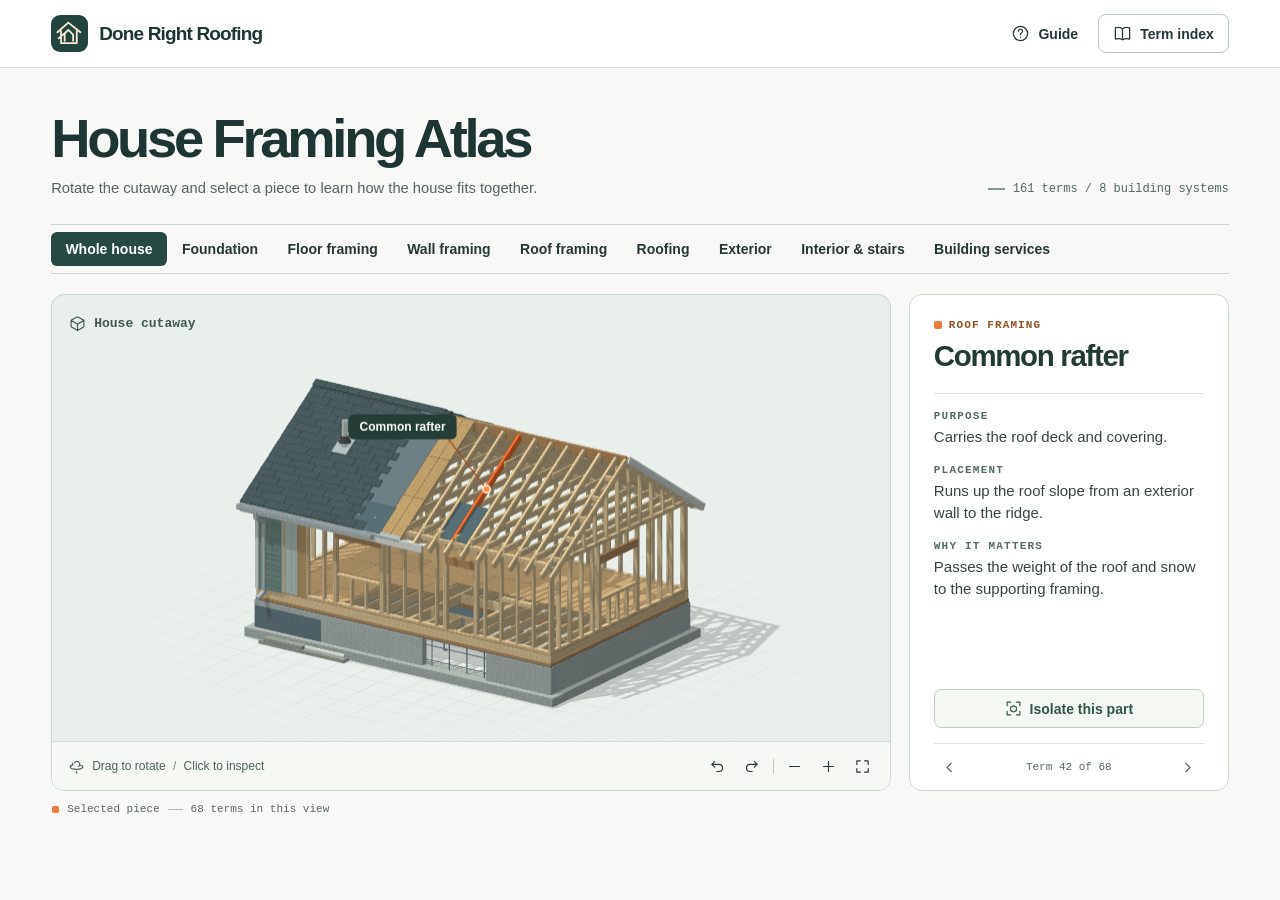
<file: index.html>
<!DOCTYPE html>
<html lang="en"><head><meta charset="utf-8"><meta name="viewport" content="width=device-width,initial-scale=1"><meta name="color-scheme" content="light"><title>House Framing Atlas · Done Right Roofing</title><style>:root{color-scheme:light;font-family:"Segoe UI",Arial,sans-serif;color:#253736;background:#f8f9f6;font-synthesis:none}
*{box-sizing:border-box}body{margin:0}button,input,select{font:inherit;color:inherit}
button,select{cursor:pointer}button{touch-action:manipulation}button:focus-visible,input:focus-visible,select:focus-visible,a:focus-visible{outline:3px solid #167f78;outline-offset:3px}
button{border:0;background:none}svg.ico{width:19px;height:19px;flex:none;vertical-align:middle;stroke:currentColor;stroke-width:1.6;stroke-linecap:round;stroke-linejoin:round;fill:none}
[hidden]{display:none!important}
.mast{border-bottom:1px solid #d5ddda;background:#fff}.mast-inner,.page-inner{max-width:1560px;margin:auto;padding-inline:clamp(18px,4vw,72px)}
.mast-inner{height:67px;display:flex;align-items:center;justify-content:space-between;gap:20px}.brand,.top-actions,.minor,.index-button,.scene-caption,.part-group,.isolate,.gesture,.tool-group,.legend,.browse,.intro,.coverage,.model-bar,.controls,.dialog-head,.search-fields,.search-box{display:flex;align-items:center}
.brand{gap:11px;font-weight:680;letter-spacing:-.045em;font-size:19px;color:#1d3632}.brand-icon{display:grid;place-items:center;width:37px;height:37px;border-radius:9px;background:#22443e;color:#f9ead5}.brand-icon svg.ico{width:29px;height:29px;stroke-width:1.5}
.top-actions{gap:14px}.minor,.index-button{gap:8px;font-size:14px;font-weight:600}.minor{padding:10px 6px}.index-button{border:1px solid #b9c8c2;border-radius:8px;padding:9px 14px;background:white}.index-button:hover,.minor:hover{color:#04756b}
.intro{justify-content:space-between;gap:20px;padding:clamp(24px,3.3vw,50px) 0 24px}
h1,h2,h3,p,dl,dd{margin:0}.intro h1{font-family:"Segoe UI Variable Display","Segoe UI",Arial,sans-serif;font-size:clamp(34px,4.25vw,64px);line-height:1.05;letter-spacing:-.061em;font-weight:650;color:#1d3633}
.intro p{margin-top:11px;color:#536461;font-size:clamp(14px,1.15vw,17px);line-height:1.45}.coverage,.part-group,.legend,.results-count,.browse,.model-options,.scene-caption,.explanation dt{font-family:"Consolas","Courier New",monospace}
.coverage{gap:8px;white-space:nowrap;color:#526763;font-size:12px;align-self:flex-end;margin-bottom:4px}.coverage:before{content:"";width:17px;border-top:2px solid #819a8d}
.systems{border-block:1px solid #cbd4ce;display:flex;align-items:stretch;flex-wrap:wrap;gap:1px;padding:7px 0;margin-bottom:20px}
.systems button{padding:9px clamp(9px,1.11vw,20px);border-radius:6px;font-weight:550;font-size:14px;white-space:nowrap}.systems button:hover,.icon-button:hover,.result:hover{background:#e6ece7}
.systems button[aria-pressed=true]{background:#264a43;color:white}.small-systems{display:none}
.workspace{display:grid;grid-template-columns:minmax(0,1fr) clamp(286px,25vw,360px);gap:18px;align-items:stretch}
.model-panel,.inspector{border:1px solid #cbd6cf;border-radius:13px;overflow:hidden;min-width:0;background:#fff}
.model-panel{display:flex;flex-direction:column;background:#e9efea;position:relative}
.model-bar{min-height:50px;justify-content:space-between;gap:10px;padding:8px 17px 0;color:#405850;flex-wrap:wrap}.scene-caption{gap:8px;font-size:13px;font-weight:600}.scene-caption svg.ico{width:17px;height:17px}.model-options{font-size:11px;display:flex;align-items:center;gap:7px}.model-options select{font-family:"Segoe UI",Arial,sans-serif;font-size:12px;max-width:210px;background:#f9fbf8;border:1px solid #b8c8bd;border-radius:5px;padding:6px}
.stage{position:relative;flex:1 1 auto;min-height:clamp(360px,31vw,525px);width:100%;isolation:isolate;overflow:hidden;background:#e9efea}
.model-canvas,.overlay{display:block;width:100%;height:100%;position:absolute;inset:0}.model-canvas{touch-action:none;cursor:grab;-webkit-tap-highlight-color:transparent;user-select:none}.model-canvas:active{cursor:grabbing}.overlay{pointer-events:none}
.controls{background:#f6f8f4;border-top:1px solid #d3ddd4;justify-content:space-between;padding:6px 11px 6px 16px;gap:6px;min-height:49px}.gesture{color:#4d6259;font-size:12px;gap:7px}.gesture svg.ico{width:17px}.control-divider{margin:0 4px;color:#7a8980}
.tool-group{gap:2px}.icon-button{width:32px;height:32px;display:inline-grid;place-items:center;border-radius:5px;flex:none}.icon-button svg.ico{width:17px;height:17px}
.rule{height:15px;border-left:1px solid #bccac0;margin:0 3px}
.inspector{display:flex;flex-direction:column}.inspector-body{padding:24px 24px 0}
.part-group{gap:7px;text-transform:uppercase;letter-spacing:.1em;color:#965021;font-size:11px;font-weight:650}.group-marker,.legend-dot{width:8px;height:8px;background:#ed7a3c;border-radius:2px;display:inline-block;flex:none}
.inspector h2{font-size:clamp(27px,2.3vw,36px);font-weight:620;line-height:1.1;letter-spacing:-.045em;margin:9px 0 21px;color:#213a34;overflow-wrap:anywhere}
.explanation{border-top:1px solid #dce2db;padding-top:16px}.explanation dt{color:#536b60;text-transform:uppercase;letter-spacing:.11em;font-weight:650;font-size:11px;margin-bottom:4px}
.explanation dd{font-size:15px;line-height:1.47;color:#34453f;margin-bottom:16px}.inspector-actions{margin-top:auto;padding:0 24px}.isolate{width:100%;border:1px solid #bfcfc4;gap:8px;background:#f4f7f2;border-radius:7px;justify-content:center;padding:9px;font-size:14px;font-weight:600;color:#315647}.isolate:hover,.isolate[aria-pressed=true]{background:#dbebe0}.isolate svg.ico{width:17px}
.browse{border-top:1px solid #dce2db;margin-top:15px;padding:7px 0;justify-content:space-between;font-size:11px;color:#58675d}
.legend{gap:8px;font-size:11px;color:#56685f;padding:12px 1px 25px}.legend-dot{width:7px;height:7px}.legend-spacer{width:15px;border-top:1px solid #acb9b1}
.atlas-dialog{width:min(680px,calc(100% - 26px));max-height:min(78dvh,720px);overflow:auto;border:1px solid #b6c9bb;border-radius:14px;padding:22px;color:#263a31;background:#fbfcf9;box-shadow:0 20px 60px #152a2630}
.atlas-dialog::backdrop{background:#18362b60}.dialog-head{justify-content:space-between;align-items:flex-start;gap:10px}.dialog-head h2{font-size:28px;font-weight:630;letter-spacing:-.046em}.dialog-head p,.scope-note{font-size:14px;line-height:1.5;color:#59685f;margin-top:5px}.search-fields{gap:8px;margin:17px 0 10px}.search-box{gap:6px;flex:1;min-width:0}.search-box svg{color:#60766a}
.form-control,.search-fields select{width:100%;min-width:0;padding:9px;border:1px solid #b7c8bc;border-radius:5px;background:white;font-size:14px}.search-fields select{width:auto;max-width:44%}.results-count{font-size:12px;color:#53675c}
.results h3,.guide-dialog h3{font-weight:600;font-size:14px;color:#385448;margin:17px 0 7px}.result-group{display:grid;grid-template-columns:repeat(2,minmax(0,1fr));column-gap:14px}.result{width:100%;text-align:left;padding:9px 5px;border-bottom:1px solid #d7e0d7;font-size:14px;display:flex;align-items:center;justify-content:space-between;gap:8px}.result:after{content:'›';color:#597465}.empty{padding:18px 0;font-size:14px}
.guide-list{padding-left:22px}.guide-list li,.sources a{font-size:14px;line-height:1.55}.guide-list li{padding:0 0 9px 3px}.scope-note{border-top:1px solid #d4dfd4;padding-top:12px}.sources{display:grid;gap:5px}.sources a{color:#306758;text-underline-offset:3px}
@media(min-width:1600px){.stage{min-height:510px}}
@media(max-width:1080px){.systems button{padding:9px 10px;font-size:13px}.workspace{gap:12px;grid-template-columns:minmax(0,1fr) 280px}.inspector-body{padding:20px 17px 0}.inspector-actions{padding:0 17px}.coverage{display:none}.controls .gesture .control-divider{margin:0}.controls{padding-inline:8px}.gesture{font-size:11px}.mast-inner,.page-inner{padding-inline:22px}.stage{min-height:340px}}
@media(max-width:820px){.workspace{grid-template-columns:1fr}.stage{min-height:0;height:clamp(280px,53vw,440px);flex:none}.inspector{display:grid;grid-template-columns:minmax(0,1fr) 175px;align-items:center}.inspector-body{padding:18px}.inspector-actions{padding:15px 18px 15px 0;margin:0}.explanation dd:last-child{margin-bottom:0}.intro{padding-top:22px}.systems{margin-bottom:12px}}
@media(max-width:600px){.mast-inner,.page-inner{padding-inline:14px}.mast-inner{height:55px;gap:5px}.brand{font-size:16px;gap:7px}.brand-icon{width:29px;height:29px;border-radius:6px}.brand-icon svg.ico{width:24px;height:24px}.top-actions{gap:3px}.minor,.index-button{font-size:13px;min-height:42px}.minor{padding:6px}.minor>span:last-child{display:none}.index-button{padding:6px 9px;min-height:36px}.top-actions svg.ico{width:16px}.intro{padding:17px 0 12px}.intro h1{font-size:34px}.intro p{margin-top:6px;font-size:14px}.systems{display:none}.small-systems{display:flex;align-items:center;gap:9px;font-size:13px;font-weight:600;margin:0 0 10px}.small-systems select{flex:1;min-width:0;border:1px solid #b6c7bc;border-radius:6px;background:#fff;padding:6px 8px;font-size:16px;min-height:42px}.workspace{gap:10px}.model-panel,.inspector{border-radius:9px}.model-bar{padding:5px 10px 0;min-height:32px}.scene-caption{font-size:11px}.scene-caption svg.ico{width:15px}.model-options{font-size:0;gap:0}.model-options select{font-size:13px;max-width:175px;min-height:38px}.stage{height:clamp(230px,66vw,330px)}.controls{min-height:44px;padding:0 4px;justify-content:space-between}.gesture>span:last-child{font-size:0}.gesture>span:last-child:after{content:'Drag to turn';font-size:11px}.gesture{gap:4px;padding-left:4px}.tool-group{gap:0}.icon-button{height:42px;width:40px}.rule{margin:0 1px}.inspector{display:flex}.inspector-body{padding:16px 16px 0}.inspector h2{font-size:27px;margin:6px 0 12px}.explanation{padding-top:10px}.explanation dt{margin-bottom:2px}.explanation dd{margin-bottom:11px;font-size:14px}.inspector-actions{padding:13px 16px 0}.isolate{min-height:44px}.browse{margin-top:10px;padding:0}.legend{padding-bottom:14px}.atlas-dialog{padding:16px;max-height:83dvh}.search-fields{flex-wrap:wrap}.search-box{flex-basis:100%}.search-fields select{width:100%;max-width:none}.search-fields input,.search-fields select{font-size:16px}.result-group{grid-template-columns:1fr}.result{min-height:44px}.model-panel:has(.model-options:not([hidden])) .scene-caption{max-width:40%}}
@media(pointer:coarse){.icon-button{min-width:44px;min-height:44px}.result,.isolate,.systems button{min-height:44px}}
@media(max-width:355px){.gesture svg.ico{display:none}.controls .gesture{padding-left:2px}.brand{font-size:14px}.tool-group .rule{display:none}.top-actions .minor{padding:3px}.intro h1{font-size:31px}}
</style><meta name="description" content="Rotate a 3D house and tap any piece to learn its name, placement, and purpose. Explore 161 terms with Done Right Roofing.">
<meta property="og:title" content="House Framing Atlas · Done Right Roofing">
<meta property="og:type" content="website">
<meta property="og:description" content="Explore 161 framing, roofing, and home-building terms in a clickable 3D house.">
<meta property="og:image" content="https://mr-doneright.github.io/house-framing-atlas/atlas-preview.jpg">
<meta property="og:image:alt" content="A cutaway wood-frame house with one common rafter highlighted.">
<meta name="twitter:card" content="summary_large_image">
<link rel="icon" href="./atlas-icon.svg" type="image/svg+xml">
</head><body><div id="framing-atlas">
  <header class="mast">
    <div class="mast-inner">
      <div class="brand"><span class="brand-icon"><svg class="ico" viewBox="0 0 24 24" aria-hidden="true"><path d="M2 11 11 3l10 8 M5 10v10h13V10 M8 18v-6l3-3 4 4v5 M3 16l7-6"/></svg></span>Done Right Roofing</div>
      <div class="top-actions">
        <button type="button" class="minor btn" data-action="guide"><svg class="ico" viewBox="0 0 24 24" aria-hidden="true"><path d="M12 21a9 9 0 1 0 0-18 9 9 0 0 0 0 18z M9.5 9a2.5 2.5 0 1 1 4.4 1.6c-1.2 1.1-2 1.4-2 3 M12 16.8h.01"/></svg><span>Guide</span></button>
        <button type="button" class="index-button btn" data-action="index"><svg class="ico" viewBox="0 0 24 24" aria-hidden="true"><path d="M3 5c3-1 6-1 9 1 3-2 6-2 9-1v14c-3-1-6-1-9 1-3-2-6-2-9-1z M12 6v14"/></svg>Term index</button>
      </div>
    </div>
  </header>
  <main class="page-inner">
    <div class="intro">
      <div><h1>House Framing Atlas</h1><p>Rotate the cutaway and select a piece to learn how the house fits together.</p></div>
      <div class="coverage" data-role="coverage"></div>
    </div>
    <nav class="systems" data-role="systems" aria-label="Building systems"></nav>
    <label class="small-systems form-label">Building system<select class="form-select" data-role="system-select" aria-label="Building system"></select></label>
    <div class="workspace">
      <section class="model-panel" aria-label="Interactive house model">
        <div class="model-bar">
          <div class="scene-caption"><svg class="ico" viewBox="0 0 24 24" aria-hidden="true"><path d="M12 2.5 21 7.5v9L12 22l-9-5.5v-9z M3 7.5 12 13l9-5.5 M12 13v9"/></svg><span data-role="model-title">House cutaway</span></div>
          <label class="model-options form-label" data-role="model-options">Detail view <select class="form-select" data-role="scene" aria-label="Detail view"></select></label>
        </div>
        <div class="stage" data-role="stage">
          <canvas class="model-canvas" data-role="model" role="img" aria-label="Rotatable 3D house cutaway. Select a visible piece, or choose a term in the index."></canvas>
          <canvas class="overlay" data-role="overlay" aria-hidden="true"></canvas>
        </div>
        <div class="controls">
          <div class="gesture"><svg class="ico" viewBox="0 0 24 24" aria-hidden="true"><path d="M17.8 10.3C20 10.7 21 11.4 21 12.4c0 2-4 3.6-9 3.6s-9-1.6-9-3.6c0-1.2 1.5-2.3 4-2.9 M6 7l1 2.5L5 11 M9 7a4 4 0 1 1 6 5 M12 19v2"/></svg><span>Drag to rotate <span class="control-divider">/</span> Click to inspect</span></div>
          <div class="tool-group" aria-label="Camera controls">
            <button type="button" class="btn icon-button" data-action="left" aria-label="Rotate left" title="Rotate left"><svg class="ico" viewBox="0 0 24 24" aria-hidden="true"><path d="M8 5 4 9l4 4 M4 9h10a5 5 0 0 1 0 10h-3"/></svg></button>
            <button type="button" class="btn icon-button" data-action="right" aria-label="Rotate right" title="Rotate right"><svg class="ico" viewBox="0 0 24 24" aria-hidden="true"><path d="m16 5 4 4-4 4 M20 9H10a5 5 0 0 0 0 10h3"/></svg></button>
            <span class="rule"></span>
            <button type="button" class="btn icon-button" data-action="minus" aria-label="Zoom out" title="Zoom out"><svg class="ico" viewBox="0 0 24 24" aria-hidden="true"><path d="M5 12h14"/></svg></button>
            <button type="button" class="btn icon-button" data-action="plus" aria-label="Zoom in" title="Zoom in"><svg class="ico" viewBox="0 0 24 24" aria-hidden="true"><path d="M5 12h14 M12 5v14"/></svg></button>
            <button type="button" class="btn icon-button" data-action="fit" aria-label="Reset view" title="Reset view"><svg class="ico" viewBox="0 0 24 24" aria-hidden="true"><path d="M4 9V4h5 M15 4h5v5 M20 15v5h-5 M9 20H4v-5"/></svg></button>
          </div>
        </div>
      </section>
      <aside class="inspector" aria-label="Selected part">
        <div class="inspector-body" aria-live="polite" aria-atomic="true">
          <div class="part-group"><span class="group-marker"></span><span data-role="part-group"></span></div>
          <h2 data-role="name"></h2>
          <dl class="explanation">
            <dt>Purpose</dt><dd data-role="purpose"></dd>
            <dt>Placement</dt><dd data-role="placement"></dd>
            <dt>Why it matters</dt><dd data-role="importance"></dd>
          </dl>
        </div>
        <div class="inspector-actions">
          <button type="button" class="btn isolate" data-action="isolate" aria-pressed="false"><svg class="ico" viewBox="0 0 24 24" aria-hidden="true"><path d="M3 8V3h5 M16 3h5v5 M21 16v5h-5 M8 21H3v-5 M12 8l4 2v5l-4 2-4-2v-5z"/></svg><span data-role="isolate-text">Isolate this part</span></button>
          <div class="browse"><button type="button" class="btn icon-button" data-action="prev" aria-label="Previous term" title="Previous term"><svg class="ico" viewBox="0 0 24 24" aria-hidden="true"><path d="m14.5 6-6 6 6 6"/></svg></button><div data-role="position"></div><button type="button" class="btn icon-button" data-action="next" aria-label="Next term" title="Next term"><svg class="ico" viewBox="0 0 24 24" aria-hidden="true"><path d="m9.5 6 6 6-6 6"/></svg></button></div>
        </div>
      </aside>
    </div>
    <div class="legend"><span class="legend-dot"></span>Selected piece<span class="legend-spacer"></span><span data-role="scene-count"></span></div>
  </main>
  <dialog class="atlas-dialog" data-role="library" aria-labelledby="atlas-index-title">
    <div class="dialog-head"><div><h2 id="atlas-index-title">Term index</h2><p>Choose a term to locate it in the model.</p></div><button type="button" class="btn icon-button" data-action="close-index" aria-label="Close term index"><svg class="ico" viewBox="0 0 24 24" aria-hidden="true"><path d="m6 6 12 12 M18 6 6 18"/></svg></button></div>
    <div class="search-fields"><label class="search-box form-label"><svg class="ico" viewBox="0 0 24 24" aria-hidden="true"><path d="M17 17l4 4 M10.5 17a6.5 6.5 0 1 0 0-13 6.5 6.5 0 0 0 0 13z"/></svg><input class="form-control" type="search" data-role="search" aria-label="Search terms" placeholder="Search terms or trade names" autocomplete="off"></label>
    <select class="form-select" data-role="index-group" aria-label="Filter index by building system"></select></div>
    <div class="results-count" data-role="result-count" aria-live="polite"></div>
    <div class="results" data-role="results"></div>
  </dialog>
  <dialog class="atlas-dialog guide-dialog" data-role="guide" aria-labelledby="atlas-guide-title">
    <div class="dialog-head"><h2 id="atlas-guide-title">Using the atlas</h2><button type="button" class="btn icon-button" data-action="close-guide" aria-label="Close guide"><svg class="ico" viewBox="0 0 24 24" aria-hidden="true"><path d="m6 6 12 12 M18 6 6 18"/></svg></button></div>
    <ol class="guide-list">
      <li><strong>Choose a building system.</strong> Start with the whole house, or select a system to uncover its parts. Use Detail view to switch between assemblies.</li>
      <li><strong>Turn the model.</strong> Drag with a mouse or one finger. Scroll or pinch to zoom. The arrow and zoom buttons also work with a keyboard.</li>
      <li><strong>Select a piece.</strong> Click or tap its surface to read about it. The term index finds small or hidden pieces by name.</li>
      <li><strong>Look more closely.</strong> Isolate this part shows the selected term on its own. Show assembly puts it back in context.</li>
    </ol>
    <p class="scope-note">The atlas illustrates common North American wood-frame construction. Cutaways omit sections to expose connections. Dimensions and spacing are illustrative.</p>
    <h3>Field references</h3>
    <div class="sources">
      <a href="https://awc.org/resources/wcd-1-details-for-conventional-wood-frame-construction/" target="_blank" rel="noopener">American Wood Council · Conventional wood framing</a>
      <a href="https://www.owenscorning.com/en-us/roofing/components/" target="_blank" rel="noopener">Owens Corning · Roof components</a>
      <a href="https://www.sbcacomponents.com/terminology" target="_blank" rel="noopener">Structural Building Components Association · Truss terminology</a>
      <a href="https://basc.pnnl.gov/resource-guides/windows-and-doors-are-fully-flashed" target="_blank" rel="noopener">Building America Solution Center · Window and door flashing</a>
      <a href="https://basc.pnnl.gov/resource-guides/air-sealing-sill-plates" target="_blank" rel="noopener">Building America Solution Center · Sill plates</a>
    </div>
  </dialog>
</div>
<script>
(()=>{
"use strict";
const terms = new Map();
const pieces = [];
let sceneName = 'house';
const scene = name => { sceneName = name; };
const groups = {
  all:'Whole house', foundation:'Foundation', floor:'Floor framing', walls:'Wall framing',
  roof:'Roof framing', roofing:'Roofing', exterior:'Exterior', interior:'Interior & stairs', services:'Building services'
};
const sceneNames = {
  house:'House cutaway', junction:'Hip & valley junction', truss:'Engineered roof truss',
  flashing:'Roof flashing details', enclosure:'Window & door cutaway', stairs:'Stair assembly',
  services:'Building services cutaway'
};
const palette = {
  wood:['#dec090',1],darkwood:['#b5895b',1],endgrain:['#caa67c',1],
  ply:['#c9a676',2],osb:['#b99866',2],concrete:['#aeb4ad',3],
  steel:['#7d8b91',4],metal:['#9ba9ad',4],zinc:['#b1bab9',4],copper:['#b97959',4],
  membrane:['#687a80',5],ice:['#556a70',5],shingle:['#47575a',6],cap:['#465859',6],
  insulation:['#d8b58d',3],white:['#e4e4d7',0],brick:['#ad7361',3],
  pipe:['#d8dcce',0],rubber:['#494d4b',5],glass:['#83b7be',4],water:['#6a9fab',0],
  drywall:['#ddd8c9',3],wrap:['#b9c9c1',5],siding:['#718980',1],wire:['#c98a41',0],
  gravel:['#9b9f92',3],soil:['#a58a6b',3]
};
const rgb = hex => [1,3,5].map(i=>parseInt(hex.slice(i,i+2),16)/255);
const add=(a,b)=>a.map((v,i)=>v+b[i]);
const sub=(a,b)=>a.map((v,i)=>v-b[i]);
const mul=(a,n)=>a.map(v=>v*n);
const dot=(a,b)=>a.reduce((s,v,i)=>s+v*b[i],0);
const cross=(a,b)=>[a[1]*b[2]-a[2]*b[1],a[2]*b[0]-a[0]*b[2],a[0]*b[1]-a[1]*b[0]];
const unit=a=>mul(a,1/(Math.hypot(...a)||1));
const average=verts=>mul(verts.reduce(add,[0,0,0]),1/verts.length);
const clamp=(v,min,max)=>Math.min(max,Math.max(min,v));
function term(id,group,name,purpose,placement,importance,aliases=''){
  if(terms.has(id)||!groups[group]||![name,purpose,placement,importance].every(Boolean)) throw Error('Invalid glossary entry '+id);
  terms.set(id,{id,group,name,purpose,placement,importance,aliases,scenes:new Set()});
}
function makePiece(id,verts,faces,material,grain){
  if(!palette[material]||!verts.flat().every(Number.isFinite)) throw Error('Invalid geometry or material for '+id+' '+material);
  const center=average(verts);
  const obj={id,num:pieces.length+1,scene:sceneName,verts,faces:[],center,material,grain};
  for(const indices of faces){
    const pts=indices.map(i=>verts[i]);
    let n=unit(cross(sub(pts[1],pts[0]),sub(pts[2],pts[0])));
    if(Math.hypot(...n)<.1) continue;
    if(dot(n,sub(average(pts),center))<0) n=mul(n,-1);
    obj.faces.push({pts,n});
  }
  pieces.push(obj);
}
function prism(id,c,axes,material,grain){
  const verts=[];
  for(let i=0;i<8;i++) verts.push(axes.reduce((p,axis,j)=>add(p,mul(axis,(i&(1<<j))?.5:-.5)),c));
  makePiece(id,verts,[[0,4,6,2],[1,3,7,5],[0,1,5,4],[2,6,7,3],[0,2,3,1],[4,5,7,6]],material,unit(grain));
}
function box(id,x,y,z,w,h,d,mat){
  const axes=[[w,0,0],[0,h,0],[0,0,d]];
  prism(id,[x,y,z],axes,mat,axes[[w,h,d].indexOf(Math.max(w,h,d))]);
}
function beam(id,a,b,w,h,mat){
  const axis=sub(b,a),dir=unit(axis);
  const side=Math.hypot(dir[0],dir[2])>.0001?unit(cross([0,1,0],dir)):[1,0,0];
  prism(id,mul(add(a,b),.5),[mul(side,w),mul(unit(cross(dir,side)),h),axis],mat,dir);
}
function panel(id,points,t,material){
  const n=unit(cross(sub(points[1],points[0]),sub(points[2],points[0])));
  const count=points.length, top=points.map((_,i)=>i), bottom=top.map(i=>i+count).reverse();
  const vertices=[...points,...points.map(p=>sub(p,mul(n,t)))];
  makePiece(id,vertices,[top,bottom,...top.map(i=>[i,(i+1)%count,(i+1)%count+count,i+count])],material,unit(sub(points[1],points[0])));
}
function getBounds(objects){
  const lo=[Infinity,Infinity,Infinity],hi=[-Infinity,-Infinity,-Infinity];
  for(const obj of objects) for(const v of obj.verts) for(let i=0;i<3;i++){lo[i]=Math.min(lo[i],v[i]);hi[i]=Math.max(hi[i],v[i]);}
  return {lo,hi,center:mul(add(lo,hi),.5),spans:sub(hi,lo)};
}

{
  const foundationTerms = [
    ['footing', 'Strip footing', 'Spreads the weight of a wall over a wider strip of soil.', 'The broad concrete base under each exterior foundation wall.', 'A broad bearing surface helps limit settlement under the house.', 'continuous footing, wall footing, spread footing, footer'],
    ['stem-wall', 'Foundation wall', 'Raises the floor above the ground and carries the wall and floor loads to the footing.', 'The short concrete wall between the perimeter footing and the wood sill plate.', 'It supports the wood frame around the crawlspace.', 'stem wall, crawlspace wall, perimeter foundation'],
    ['pad-footing', 'Pad footing', 'Spreads the concentrated load from one support onto the soil.', 'A square concrete pad below each interior pier.', 'A post carries a large load through a small area. The pad gives that load a wider base.', 'isolated footing, pier footing, spread footing'],
    ['pier', 'Concrete pier', 'Raises an interior support and transfers its load to a footing.', 'The concrete pedestal on a square pad below the center girder.', 'It provides a bearing point for the post and keeps the wood above the ground.', 'foundation pier, pedestal'],
    ['rebar', 'Reinforcing bar', 'Helps concrete resist tension as the foundation bends.', 'Steel bars embedded in the concrete wall, visible here at the cutaway.', 'Concrete resists squeezing well. The embedded steel helps it resist being pulled apart.', 'rebar, reinforcing steel, reinforcement'],
    ['sill-gasket', 'Sill gasket', 'Seals the joint and interrupts moisture movement from concrete to wood.', 'The thin strip between the concrete foundation and the wood sill plate.', 'Sealing this long joint helps keep drafts and dampness out of the floor framing.', 'sill sealer, capillary break, sill seal'],
    ['sill-plate', 'Foundation sill plate', 'Provides a wood bearing surface for the floor frame.', 'The horizontal wood plate fastened on top of the foundation wall.', 'It links the wood floor platform to the foundation.', 'mud sill, mudsill, foundation plate, treated sill'],
    ['anchor-bolt', 'Anchor bolt', 'Fastens the sill plate to the concrete with a nut and washer.', 'The bolt passes through the sill plate and extends down into the foundation.', 'The anchorage helps resist sliding and uplift at the wood-to-concrete connection.', 'sill anchor, foundation bolt, J-bolt, washer, nut'],
    ['footing-drain', 'Footing drain', 'Collects groundwater and carries it to a suitable outlet or sump.', 'The perforated pipe in the stone alongside the footing.', 'It helps keep groundwater from building up against the foundation wall.', 'drain tile, perimeter drain, weeping tile'],
    ['drain-stone', 'Drainage stone', 'Provides an open path for water to reach the footing drain.', 'The stone bed around the drain pipe at the exterior base of the wall.', 'The spaces between the stones allow water to move toward the pipe.', 'washed stone, drainage aggregate, gravel'],
    ['ground-cover', 'Ground vapor retarder', 'Slows moisture from the ground from entering the crawlspace air.', 'Sheet material over the earth inside the foundation. Only a section is shown.', 'A continuous, sealed ground cover helps keep the framing above it drier.', 'ground vapor barrier, crawlspace liner, polyethylene'],
    ['foundation-coating', 'Foundation dampproofing', 'Limits the movement of soil moisture through a foundation wall.', 'The dark coating on the outside face of the concrete below grade.', 'It helps keep the wall dry where it touches damp soil. Pressure from standing water calls for a waterproofing strategy.', 'damp proofing, below-grade coating'],
  ];
  const floorTerms = [
    ['floor-joist', 'Floor joist', 'Carries the subfloor, people, furnishings, and other floor loads.', 'Repeated horizontal members spanning from an exterior sill to the center girder.', 'Together the joists carry floor loads to their supports and limit sag.', 'common joist, floor framing, dimensional lumber'],
    ['rim-joist', 'Rim joist', 'Closes the floor edge and ties the joist ends together.', 'The outside band across the ends of floor joists at the perimeter.', 'It helps hold the joists upright and supports loads at the floor edge.', 'band joist, band board, rim board, perimeter joist'],
    ['subfloor', 'Subfloor', 'Forms the structural deck beneath the finished flooring.', 'Wood panels laid across the top of the floor joists.', 'The panels distribute loads to several joists and help the platform resist sideways movement.', 'floor sheathing, structural floor deck, plywood'],
    ['girder', 'Center girder', 'Collects loads from the floor joists and carries them to the supports below.', 'The deep built-up wood beam running along the middle of the crawlspace.', 'By supporting the joists partway across the house, it shortens their spans.', 'floor beam, built-up beam, drop beam, girder'],
    ['support-post', 'Support post', 'Carries a concentrated load straight down.', 'Between the center girder and a concrete pier in the crawlspace.', 'It completes the load path from girder to footing.', 'column, girder post, wood post'],
    ['floor-blocking', 'Solid blocking', 'Keeps neighboring joists upright and provides restraint between them.', 'Short, full-depth pieces fitted sideways between adjacent floor joists.', 'Blocking helps the joists hold their position and resist twisting.', 'joist blocking, solid bridging, floor blocking'],
    ['cross-bridging', 'Cross bridging', 'Braces neighboring joists with crossed diagonal pieces.', 'An X-shaped pair between the sides of two floor joists.', 'The braces help restrain movement and keep the joists upright.', 'X bridging, herringbone bridging, diagonal bridging'],
    ['trimmer-joist', 'Trimmer joist', 'Carries reactions from the ends of the header joists.', 'Along each long side of the rectangular opening in the floor. The trimmers shown are doubled.', 'It directs loads around the hole to the floor supports.', 'floor trimmer, doubled joist, trimming joist'],
    ['header-joist', 'Header joist', 'Catches the ends of joists interrupted by a floor opening.', 'Across each short end of the opening, between the trimmer joists.', 'It redirects the cut joist loads into the opening’s side members.', 'floor header, framed opening, stair opening, floor access opening'],
    ['tail-joist', 'Tail joist', 'Supports the shorter strip of floor next to an opening.', 'A shortened joist running from a bearing point to a header at the opening.', 'The header gives the cut end a new support.', 'cut joist, shortened joist'],
    ['joist-hanger', 'Joist hanger', 'Cradles a framing member where it meets the side of another member.', 'The formed metal seats under member ends around the floor opening.', 'The hanger and its specified fasteners transfer load across the joint.', 'metal hanger, face-mount hanger, framing connector'],
  ];
  const wallTerms = [
    ['stud', 'Common stud', 'Supports the wall coverings and, in a bearing wall, carries loads from above.', 'One of the evenly spaced vertical members between the wall plates.', 'Studs form the wall frame and give sheathing and drywall a fastening surface.', 'wall stud, framing stud, stud bay, upright'],
    ['bottom-plate', 'Bottom plate', 'Locates the lower ends of the studs and fastens the wall to the floor.', 'The horizontal board at the base of each framed wall, interrupted at a doorway.', 'It keeps the stud layout together and transfers forces into the floor platform.', 'sole plate, wall plate, shoe plate'],
    ['top-plate', 'Top plate', 'Connects the stud tops and provides a bearing surface.', 'The lower of the two horizontal boards along the top of the exterior wall.', 'It ties the studs together beneath the framing above.', 'first top plate, lower top plate, wall plate'],
    ['cap-plate', 'Second top plate', 'Overlaps joints in the first top plate and ties meeting walls together.', 'The upper board in the double top plate, immediately below the roof framing.', 'The overlapping joints help the wall tops act together.', 'double top plate, cap plate, upper top plate, tie plate'],
    ['corner-stud', 'Corner stud assembly', 'Joins intersecting wall frames and provides an attachment point at the corner.', 'A group of studs where an end wall meets a long exterior wall.', 'The corner needs both a structural connection and backing for the wall finishes.', 'corner post, framing corner, stud pack'],
    ['king-stud', 'King stud', 'Provides a full-height side member beside a framed opening.', 'Immediately outside the shorter jack stud on each side of the door or window.', 'It stiffens the opening and gives the header and jack stud a full-height connection.', 'full-height opening stud, king'],
    ['jack-stud', 'Jack stud', 'Supports an end of the header above an opening.', 'The shorter upright just inside each king stud, directly under the header.', 'It carries the header’s load down to the wall base.', 'trimmer stud, shoulder stud, jack'],
    ['header', 'Wall header', 'Spans a door or window opening and carries loads to its sides.', 'The deep horizontal member above the rough opening, bearing on jack studs here.', 'It lets the space below stay open while loads pass safely around it.', 'lintel, window header, door header, rough opening'],
    ['rough-sill', 'Rough sill', 'Forms the bottom of a framed window opening.', 'The horizontal board between the jack studs under a window.', 'It establishes the opening height and provides support for the window assembly.', 'window rough sill, sill framing, window sill'],
    ['cripple-stud', 'Cripple stud', 'Fills the short framing runs above a header or beneath a rough sill.', 'Aligned with surrounding studs in the short spaces above and below openings.', 'These pieces support the plates or sill and give wall coverings a fastening surface.', 'cripple, short stud, header cripple, sill cripple'],
    ['wall-backing', 'Wall backing', 'Provides solid wood for attaching an item between studs.', 'Short horizontal blocks fitted into stud bays, shown along the front wall.', 'Cabinets, rails, and other wall-mounted items can fasten to this backing.', 'nailer, wall blocking, backing block, cabinet blocking'],
    ['partition', 'Partition wall', 'Divides the interior into rooms.', 'The short interior stud wall meeting the back wall. This example is nonbearing.', 'A partition can support finishes and services. Some interior walls also carry loads from above.', 'nonbearing wall, non-load-bearing wall, room divider'],
    ['bearing-wall', 'Load-bearing wall', 'Supports the weight of framing above it as well as the wall itself.', 'The rear exterior stud wall under one side of the roof in this example.', 'It passes roof loads down through the floor edge to the foundation.', 'bearing wall, load bearing wall, load path'],
  ];
  for (const [group, entries] of [['foundation', foundationTerms], ['floor', floorTerms], ['walls', wallTerms]]) {
    for (const [id, name, purpose, placement, importance, aliases] of entries) {
      term(id, group, name, purpose, placement, importance, aliases);
    }
  }

  // Positive Z is the window-and-door elevation. Intervals make cutaway edges explicit.
  const runX = (id, left, right, y, z, height, depth, material) =>
    box(id, (left + right) / 2, y, z, right - left, height, depth, material);
  const runZ = (id, back, front, x, y, width, height, material) =>
    box(id, x, y, (back + front) / 2, width, height, front - back, material);

  // The exposed pieces at the near wall are a teaching cut through a continuous assembly.
  for (const z of [-3.6, 3.6]) {
    runX('footing', -5.74, 5.74, -1.45, z, 0.28, 0.68, 'concrete');
  }
  for (const x of [-5.4, 5.4]) {
    runZ('footing', -3.26, 3.26, x, -1.45, 0.68, 0.28, 'concrete');
  }
  const longWallSegments = [[-5.52,5.52,-3.6],[-5.52,0.72,3.6],[3.12,5.52,3.6]];
  for (const [a, b, z] of longWallSegments) {
    runX('stem-wall', a, b, -0.87, z, 0.88, 0.24, 'concrete');
  }
  for (const x of [-5.4,5.4]) {
    runZ('stem-wall', -3.48, 3.48, x, -0.87, 0.24, 0.88, 'concrete');
  }
  runX('foundation-coating', -5.49, -3.05, -0.95, 3.725, 0.70, 0.012, 'membrane');
  for (const y of [-1.12,-0.65]) {
    runX('rebar', 0.72, 3.12, y, 3.60, 0.024, 0.024, 'steel');
  }
  for (const x of [1.0,1.65,2.30,2.95]) {
    box('rebar', x, -0.92, 3.586, 0.025, 0.96, 0.025, 'steel');
  }
  for (const z of [-3.6,3.6]) {
    runX('sill-gasket', -5.49, 5.49, -0.42, z, 0.02, 0.20, 'membrane');
    runX('sill-plate', -5.49, 5.49, -0.365, z, 0.09, 0.18, 'darkwood');
  }
  for (const x of [-5.4,5.4]) {
    runZ('sill-gasket', -3.5, 3.5, x, -0.42, 0.20, 0.02, 'membrane');
    runZ('sill-plate', -3.51, 3.51, x, -0.365, 0.18, 0.09, 'darkwood');
  }
  // Show one cast-in bolt in section, along with the exposed washer and nut at each sample.
  for (const x of [-4.1,-2.25,-0.38,1.43,3.27,5.0]) {
    const z = 3.55;
    box('anchor-bolt', x, -0.493, z, 0.028, 0.46, 0.028, 'steel');
    runX('anchor-bolt', x-0.015, x+0.11, -0.715, z, 0.03, 0.03, 'steel');
    box('anchor-bolt', x, -0.313, z, 0.076, 0.014, 0.076, 'metal');
    box('anchor-bolt', x, -0.292, z, 0.043, 0.028, 0.043, 'steel');
  }
  for (const x of [-4.8,-1.6,1.6,4.8]) {
    box('pad-footing', x, -1.45, 0, 0.80, 0.28, 0.80, 'concrete');
    box('pier', x, -1.17, 0, 0.37, 0.28, 0.37, 'concrete');
    box('support-post', x, -0.855, 0, 0.19, 0.35, 0.19, 'darkwood');
  }
  box('ground-cover', -2.60, -1.537, -1.82, 5.27, 0.014, 3.39, 'membrane');
  box('ground-cover', -2.60, -1.42, -3.466, 5.27, 0.22, 0.016, 'membrane');

  // A cut end exposes the bore. The ring is formed from ten thin planar facets.
  const pipeLeft = -4.85, pipeRight = -1.95, pipeZ = 4.0, pipeY = -1.49, radius = 0.084;
  runX('drain-stone', -5.02, -1.85, -1.56, 4.03, 0.105, 0.38, 'gravel');
  runX('drain-stone', -4.85, -3.42, -1.46, 4.035, 0.13, 0.36, 'gravel');
  for (let face = 0; face < 10; face++) {
    const angleA = face * Math.PI / 5, angleB = (face + 1) * Math.PI / 5;
    const p = (x,a) => [x, pipeY + radius*Math.cos(a), pipeZ + radius*Math.sin(a)];
    panel('footing-drain', [p(pipeLeft,angleA),p(pipeLeft,angleB),p(pipeRight,angleB),p(pipeRight,angleA)], 0.009, 'pipe');
  }

  for (const z of [-0.079,0,0.079]) {
    box('girder', 0, -0.50, z, 10.78, 0.36, 0.078, 'darkwood');
  }
  for (const z of [-3.64,3.64]) {
    runX('rim-joist', -5.48, 5.48, -0.18, z, 0.28, 0.06, 'wood');
  }
  for (let j = -9; j <= 9; j++) {
    const x = j*0.6;
    if (j === 0 || j === 3) {
      const mate = j === 0 ? -0.061 : 0.061;
      for (const offset of [0,mate]) {
        runZ('trimmer-joist', -3.61, 3.61, x+offset, -0.18, 0.06, 0.28, 'wood');
      }
    } else if (j === 1 || j === 2) {
      runZ('tail-joist', 0, 0.59, x, -0.18, 0.06, 0.28, 'wood');
      runZ('tail-joist', 2.26, 3.61, x, -0.18, 0.06, 0.28, 'wood');
      runZ('floor-joist', -3.61, 0, x, -0.18, 0.06, 0.28, 'wood');
    } else {
      runZ('floor-joist', -3.61, 3.61, x, -0.18, 0.06, 0.28, 'wood');
    }
  }
  for (const z of [0.62,2.23]) {
    runX('header-joist', 0.03, 1.77, -0.18, z, 0.28, 0.06, 'wood');
    for (const x of [0.6,1.2]) {
      const side = z < 1 ? -1 : 1;
      const hangerZ = z + side*0.071;
      box('joist-hanger', x, -0.32, hangerZ, 0.094, 0.016, 0.081, 'metal');
      for (const dx of [-0.042,0.042]) {
        box('joist-hanger',x+dx,-0.219,hangerZ,0.013,0.19,0.081,'metal');
        box('joist-hanger',x+dx*1.8,-0.219,z+side*0.038,0.067,0.19,0.012,'metal');
      }
    }
  }
  for (const x of [-4.5,-3.9,-3.3,-2.7]) {
    box('floor-blocking',x,-0.18,1.66,0.54,0.28,0.063,'wood');
  }
  for (const x of [3.6,4.2,4.8]) {
    beam('cross-bridging',[x+0.03,-0.071,2.12],[x+0.57,-0.289,2.12],0.045,0.043,'wood');
    beam('cross-bridging',[x+0.03,-0.289,2.17],[x+0.57,-0.071,2.17],0.045,0.043,'wood');
  }
  // The model removes several panels to reveal joists. Thin border strips retain the wall bearing line.
  function deckPatch(x0,x1,z0,z1) {
    box('subfloor',(x0+x1)/2,-0.02,(z0+z1)/2,x1-x0,0.04,z1-z0,'ply');
  }
  for (let row=0; row<6; row++) {
    const z0=-3.67+row*1.2, z1=z0+1.194;
    let left=-5.48;
    const coverTo=row<3 ? 5.48 : (row===3 ? -0.6 : -2.4);
    const edges=[-4.8,-2.4,0,2.4,4.8,5.48].map(x=>x+(row%2 ? 1.2 : 0));
    for (const endpoint of edges.concat([coverTo])) {
      const right=Math.min(coverTo,endpoint);
      if (right>left+0.01) deckPatch(left,right,z0,z1);
      left=Math.max(left,right+0.006);
    }
  }
  deckPatch(-5.48,5.48,3.53,3.68);
  deckPatch(5.33,5.48,-0.07,3.53);

  // Wall-axis helpers keep every member oriented correctly on long and gable walls.
  const studWidth=0.064, wallDepth=0.14, lowerTop=2.768;
  function wallBox(id,axis,plane,u0,u1,y0,y1,depth=wallDepth,material='wood') {
    if (axis==='x') box(id,(u0+u1)/2,(y0+y1)/2,plane,u1-u0,y1-y0,depth,material);
    else box(id,plane,(y0+y1)/2,(u0+u1)/2,depth,y1-y0,u1-u0,material);
  }
  function upright(id,axis,plane,u,y0,y1) {
    wallBox(id,axis,plane,u-studWidth/2,u+studWidth/2,y0,y1);
  }
  for (const [axis,plane,lo,hi,openings] of [
    ['x',3.6,-5.47,5.47,[[-2.5,-0.9,1],[1.6,2.6,0]]],
    ['x',-3.6,-5.47,5.47,[]],
    ['z',5.4,-3.53,3.53,[[-0.95,0.95,1]]],
    ['z',-5.4,-3.53,3.53,[]],
  ]) {
    const door = openings.find(opening=>opening[2]===0);
    if (door) {
      wallBox('bottom-plate',axis,plane,lo,door[0],0,0.062);
      wallBox('bottom-plate',axis,plane,door[1],hi,0,0.062);
    } else wallBox('bottom-plate',axis,plane,lo,hi,0,0.062);
    const mid=(lo+hi)/2;
    wallBox('top-plate',axis,plane,lo,mid-0.002,lowerTop,2.834);
    wallBox('top-plate',axis,plane,mid+0.002,hi,lowerTop,2.834);
    // Upper boards lap the first layer at the corners and across its middle splice.
    const lap=axis==='x' ? -wallDepth : wallDepth;
    wallBox('cap-plate',axis,plane,lo-lap,mid+1.798,2.834,2.9);
    wallBox('cap-plate',axis,plane,mid+1.802,hi+lap,2.834,2.9);
    const cornerLo=lo+0.044,cornerHi=hi-0.044;
    for (const pos of [cornerLo,cornerHi]) upright('corner-stud',axis,plane,pos,0.062,lowerTop);
    for (let n=1; n<Math.round((hi-lo)/0.6); n++) {
      const u=Math.round((lo+0.07+n*0.6)*100)/100;
      if (u>=cornerHi-0.08 || openings.some(([a,b])=>u>a-0.165 && u<b+0.165)) continue;
      upright(axis==='x' && plane<0 ? 'bearing-wall' : 'stud',axis,plane,u,0.062,lowerTop);
    }
    for (const [a,b,sill] of openings) {
      const headY=2.15, headTop=2.40;
      for (const [u,sign] of [[a,-1],[b,1]]) {
        upright('jack-stud',axis,plane,u+sign*studWidth*0.5,0.062,headY);
        upright('king-stud',axis,plane,u+sign*studWidth*1.5,0.062,lowerTop);
      }
      wallBox('header',axis,plane,a-studWidth,b+studWidth,headY,headTop,wallDepth,'darkwood');
      if (sill) wallBox('rough-sill',axis,plane,a,b,sill-0.064,sill);
      const spaces=Math.ceil((b-a)/0.6);
      for (let n=1;n<spaces;n++) {
        const u=a+(b-a)*n/spaces;
        upright('cripple-stud',axis,plane,u,headTop,lowerTop);
        if (sill) upright('cripple-stud',axis,plane,u,0.062,sill-0.064);
      }
    }
  }
  for (const x of [3.9,4.5]) {
    box('wall-backing',x,1.40,3.6,0.536,0.14,wallDepth,'wood');
  }
  // A short interior partition is independent of the exterior roof-bearing walls.
  const partX=-3.6;
  runZ('partition',-3.53,-1.36,partX,0.03,0.11,0.06,'wood');
  runZ('partition',-3.53,-1.36,partX,2.80,0.11,0.064,'wood');
  for (const z of [-3.50,-2.95,-2.40,-1.85,-1.39]) {
    box('partition',partX,1.414,z,0.11,2.708,0.06,'wood');
  }
}

// Working wall, stair, and utility details for the timber-house teaching model.
{
  const vocabulary = {
    exterior: [
      ['e-sheathing','Wall sheathing','Covers the studs with a continuous backing. The wood panels shown can also brace the wall when fastened as designed.','On the outside face of the stud wall, behind the water-control layer.','It supports the layers outside it and helps the framed wall resist sideways forces.','OSB, oriented strand board, plywood sheathing, structural sheathing'],
      ['e-wrap','Housewrap','Forms the water-resistive barrier in this wall and drains water that gets behind the siding.','Over the sheathing and integrated with flashing at openings.','A continuous drainage path keeps rainwater from soaking the wood.','WRB, house wrap, water-resistive barrier, drainage plane, building wrap'],
      ['e-furring','Furring strip','Holds the siding away from the housewrap to form a drainage and drying gap.','Vertical strips between the wrap and the horizontal siding in this example.','The gap gives water a route down and provides an attachment surface for the siding.','rainscreen batten, strapping, rainscreen gap'],
      ['e-siding','Lap siding','Sheds most rain from the face of the wall.','Horizontal courses on the outside, with each upper board overlapping the board below.','The overlap directs water outward while protecting underlying materials.','clapboard, weatherboard, bevel siding, cladding'],
      ['e-corner','Corner board','Finishes the joint where siding ends at an outside corner.','Vertical trim at the end of the siding courses.','It protects vulnerable board ends and gives the siding a clean stopping point.','outside corner trim, corner trim'],
      ['e-frame','Window frame','Holds the sash and anchors the window unit in its opening.','The stationary perimeter around the sash. Its top is the head, its sides are jambs, and its bottom is the sill.','A square, supported frame lets the sash fit and seal.','window jamb, window sill, window head, fixed frame'],
      ['e-sash','Window sash','Holds the glass together as one framed panel.','Inside the fixed window frame, directly around the glass.','In an operable window, the sash moves while the outer frame stays attached to the wall.','sash rail, sash stile, casement sash'],
      ['e-glazing','Glazing','Admits daylight and provides a view through the window.','The glass area held inside the sash.','It separates the indoor space from the weather while letting light through.','windowpane, pane, glass, insulated glass unit'],
      ['e-pan','Sill pan flashing','Collects water that reaches the bottom of the window opening and directs it outside.','Below the window frame, across the rough sill and turned up at the ends.','It gives leaks a way out before they can soak the framing.','sill flashing, pan flashing, window pan'],
      ['e-jamb-flash','Jamb flashing','Seals the sides of the window installation against water entry.','Vertical strips at both sides of the unit, overlapping the ends of the sill pan.','It connects the window edges to the surrounding drainage plane.','flashing tape, side flashing, window flashing'],
      ['e-head-flash','Head flashing','Diverts water over the top of an opening.','Over the window head and side flashing, tied into the water-resistive barrier above.','It keeps runoff moving past the opening instead of behind the frame.','window head flashing, drip cap, cap flashing'],
      ['e-door-jamb','Door jamb','Provides the fixed sides of the doorway that carry the hinges and latch hardware.','Along the two vertical sides of the door leaf. A head jamb joins them at the top.','A secure frame keeps the door aligned so it can swing and latch.','door frame, hinge jamb, strike jamb, head jamb'],
      ['e-door','Door leaf','Opens or closes the passage through the wall.','The moving panel fitted inside the jambs and above the threshold.','The leaf, hardware and seals work together to control access and drafts.','door slab, entry door, exterior door'],
      ['e-threshold','Threshold','Forms the finished transition under the entry door.','Across the bottom of the doorway where indoor and outdoor floors meet.','Its profile and seal help keep wind-driven water and air out.','door sill, entry sill'],
      ['e-weatherstrip','Weatherstripping','Compresses against a closed door to limit air and water leaks.','Along the door stops at the jambs and head.','It seals the clearance that the door needs in order to move.','weather seal, compression seal, door gasket']
    ],
    interior: [
      ['i-batt','Batt insulation','Slows heat flow through the insulated part of the wall.','Fitted into open spaces between the framing members.','Gaps or compressed areas reduce its ability to insulate the wall evenly.','cavity insulation, fiberglass batt, mineral wool batt'],
      ['i-drywall','Drywall','Creates a smooth finish surface on the room side of the framing.','Gypsum panels fastened to studs or other framing behind the painted wall.','It encloses the wall cavity and can contribute to fire and sound control as part of an assembly.','wallboard, gypsum board, plasterboard, sheetrock'],
      ['i-baseboard','Baseboard','Covers the joint between the wall finish and the floor.','Along the bottom edge of the finished interior wall.','It hides the edge joint and protects the wall from everyday knocks.','base molding, base trim, skirting'],
      ['i-floor','Finish flooring','Provides the surface people walk on.','At the top of the floor assembly, above its supporting layers.','It takes foot traffic and everyday wear while the structure carries the load.','finished floor, hardwood flooring, floor covering'],
      ['i-casing','Door casing','Covers the joint between the jamb and the wall finish.','Around the room-side edges of the doorway.','It hides the installation gap and protects the edge of the drywall.','door trim, architrave, casing'],
      ['i-stringer','Stair stringer','Supports the steps along the slope of the stair.','Below the treads and risers. The cut stringers shown have a stepped upper edge.','It transfers weight from each step to the supports at the ends of the flight.','cut stringer, stair carriage'],
      ['i-tread','Stair tread','Forms the walking surface of each step.','Across the top of the stringers at each step.','Its depth and surface affect footing throughout the flight.','step, stair step'],
      ['i-riser','Stair riser','Closes the vertical face between neighboring treads in this closed-riser stair.','Directly below each tread’s front edge.','It closes the opening between steps. The height change between treads is called the rise.','closed riser, rise'],
      ['i-nosing','Stair nosing','Forms the projecting front edge of a tread.','At the leading edge of each step, just past the face of the riser.','A consistent edge helps people find the next foothold.','tread nose, bullnose'],
      ['i-landing','Landing','Provides a level surface at the end of a stair flight.','At the upper end of this flight. Other landings can occur at the bottom or between flights.','It gives people space to enter, leave or change direction on the stairs.','stair landing, half landing'],
      ['i-newel','Newel post','Anchors the stair rail assembly.','At the ends and changes of direction of the railing.','It gives the sloping rail and its infill a secure termination.','newel, stair post'],
      ['i-baluster','Baluster','Fills the space below the top rail on an open side.','The repeated upright spindles between the stair and the top rail.','Together with the rail and posts, the balusters form a barrier along the edge.','spindle, picket, stair balustrade'],
      ['i-handrail','Handrail','Offers a continuous handhold along the flight.','The sloping rail alongside the steps, within reach while climbing or descending.','It provides support and helps a person regain balance.','stair rail, banister'],
      ['i-guard','Landing guard','Forms a protective barrier along the open edge of a landing.','The level railing beside the upper platform.','It helps prevent someone from stepping or falling over the edge.','guardrail, guard, landing rail']
    ],
    services: [
      ['s-panel','Electrical panel','Distributes electricity to the branch circuits that serve the home.','The metal cabinet that houses the breakers.','It groups circuit protection and provides a place to identify individual circuits.','breaker panel, distribution panel, load center, panelboard'],
      ['s-breaker','Circuit breaker','Opens its circuit if the current exceeds its protective trip limits.','The small handled devices fitted inside the electrical panel.','It helps protect circuit wiring against excessive current.','breaker, overcurrent protection'],
      ['s-cable','Branch-circuit cable','Carries power from a breaker to devices on that circuit.','Routed through protected spaces in the building to electrical boxes.','It allows each circuit to serve its intended lights or outlets.','wiring, cable, branch circuit'],
      ['s-box','Electrical box','Encloses electrical connections and supports a device.','Recessed into the wall behind a receptacle, switch or cover.','It protects the connections and gives the device a stable mounting point.','device box, outlet box, junction box'],
      ['s-receptacle','Receptacle','Provides a plug-in connection for electrical equipment.','The slotted device mounted in a box at the wall surface.','It provides a convenient connection to a branch circuit.','outlet, socket, duplex receptacle'],
      ['s-fixture','Sink','Receives water from the faucet and discharges it through a drain.','The basin above the visible supply pipes and trap.','It is where the clean-water and drainage systems meet a daily household use.','lavatory, plumbing fixture, basin'],
      ['s-supply','Water supply line','Carries clean water under pressure to a fixture.','The pair of smaller pipes running toward the faucet.','Separate hot and cold supplies let the fixture deliver water at the desired temperature.','potable water, hot water, cold water, supply pipe'],
      ['s-stop','Fixture shutoff valve','Stops flow to one fixture for service.','Under the sink where each supply line connects to the faucet tubing.','It lets that fixture be isolated without shutting off the entire house.','angle stop, isolation valve, stop valve'],
      ['s-trap','P-trap','Retains a small water seal in the bend after a fixture drain.','In the curved drain fitting directly below the sink.','The water seal blocks sewer gases from entering the room through the drain.','fixture trap, water seal, p trap'],
      ['s-drain','Drain pipe','Carries used water away from the fixture by gravity.','Downstream of the trap and into the vertical drain below the vent connection.','It moves wastewater toward the building drain.','waste line, drainpipe, DWV, drainage pipe'],
      ['s-vent','Plumbing vent','Lets air move through the drainage system as wastewater flows.','The pipe rising above the fixture drain connection and continuing toward open air.','It limits pressure changes that could empty a trap’s water seal.','vent pipe, drain vent, sanitary vent'],
      ['s-handler','Air handler','Moves air through a forced-air heating or cooling system.','The equipment cabinet between the return and supply ducts.','Its blower circulates air between the equipment and the rooms it serves.','blower, fan coil, HVAC equipment'],
      ['s-supplyduct','Supply duct','Carries conditioned air from the equipment toward a room.','The upper duct connecting the air handler to the supply register.','It distributes heated or cooled air to the occupied space.','ductwork, forced air, supply air, HVAC'],
      ['s-return','Return duct','Carries room air back to the equipment.','Between the return grille and the intake side of the air handler.','It completes the circulation path so the system can move air through the home.','return air, return-air duct'],
      ['s-register','Supply register','Delivers air into the room through a louvered face.','At the room end of a supply duct.','Its louvers direct incoming air, and many registers include an adjustable damper.','air register, supply vent, diffuser'],
      ['s-grille','Return grille','Lets room air enter the return duct.','On the room-facing end of the return path.','An open return path lets the blower draw air back from the room.','return air grille, return vent']
    ]
  };
  for (const [group, entries] of Object.entries(vocabulary)) {
    for (const [id, name, purpose, placement, importance, aliases] of entries) {
      term(id, group, name, purpose, placement, importance, aliases);
    }
  }

  // One sloped plank per course. Thin strips of the underlying layers remain visible.
  function siding(left, right, top, z, lower = 0) {
    const courses = Math.max(1, Math.round((top - lower) / .172));
    const exposure = (top - lower) / courses;
    for (let i = 0; i < courses; i++) {
      const y = lower + i * exposure;
      panel('e-siding', [[left,y,z+.014],[right,y,z+.014],[right,y+exposure+.009,z],[left,y+exposure+.009,z]], .016, 'siding');
    }
  }
  scene('house');
  box('e-sheathing', -4.524,1.45,3.679,1.812,2.9,.023,'osb');
  box('e-wrap', -4.69,1.45,3.694,1.48,2.9,.005,'wrap');
  for (const x of [-5.36,-4.91,-4.42]) box('e-furring',x,1.45,3.715,.067,2.9,.036,'wood');
  siding(-5.38,-4.51,2.89,3.751);
  box('e-corner',-5.392,1.45,3.765,.115,2.91,.055,'white');

  scene('enclosure');
  // A single cutaway wall. Give the wall layers window and door openings.
  const wallSections = [
    [-2.55,-1.72,0,2.65],[-.32,.74,0,2.65],[1.8,2.45,0,2.65],
    [-1.72,-.32,0,.85],[-1.72,-.32,2.03,2.65],[.74,1.8,2.12,2.65]
  ];
  function wallLayer(id, z, depth, mat, cutoff, start=-2.55) {
    for (const [lo,hi,bottom,top] of wallSections) {
      const left = Math.max(lo,start), right = Math.min(hi,cutoff);
      if (right > left) box(id,(left+right)/2,(bottom+top)/2,z,right-left,top-bottom,depth,mat);
    }
  }
  wallLayer('i-drywall',-.13,.018,'drywall',2.45);
  wallLayer('i-batt',-.035,.14,'insulation',2.45);
  wallLayer('e-sheathing',.058,.022,'osb',2.26);
  wallLayer('e-wrap',.075,.006,'wrap',2.08);
  for (const x of [-2.46,-1.96,-1.53,-1.05,-.57,-.21,.29,.62,1.09,1.60,1.9]) {
    for (const [left,right,bottom,top] of wallSections) {
      if (x >= left && x <= right) box('e-furring',x,(bottom+top)/2,.103,.047,top-bottom,.048,'wood');
    }
  }
  siding(-2.5,-1.87,2.65,.15);
  siding(-1.87,.53,.68,.15);
  siding(-1.87,.53,2.65,.15,2.27);
  siding(-.16,.53,2.27,.15,.68);
  box('e-corner',-2.51,1.325,.16,.08,2.65,.067,'white');
  const windowX = -1.02;
  box('e-pan',windowX,.85,.031,1.51,.027,.38,'metal');
  box('e-pan',windowX,.819,.217,1.51,.073,.017,'metal');
  for (const x of [-1.756,-.284]) box('e-pan',x,.88,.03,.035,.087,.37,'metal');
  for (const x of [-1.755,-.285]) box('e-jamb-flash',x,1.45,.108,.113,1.24,.014,'membrane');
  box('e-head-flash',windowX,2.088,.10,1.67,.132,.015,'membrane');
  box('e-head-flash',windowX,2.032,.160,1.62,.019,.134,'metal');
  for (const x of [-1.684,-.356]) box('e-frame',x,1.44,.107,.066,1.18,.139,'white');
  for (const y of [.882,1.997]) box('e-frame',windowX,y,.107,1.274,.064,.139,'white');
  const sashLeft=-1.621, sashRight=-.419;
  for (const x of [sashLeft,sashRight]) box('e-sash',x,1.442,.113,.055,1.049,.079,'darkwood');
  for (const y of [.941,1.942]) box('e-sash',windowX,y,.113,1.148,.055,.079,'darkwood');
  box('e-glazing',windowX,1.44,.105,1.148,.947,.023,'glass');
  for (const x of [.774,1.766]) box('e-door-jamb',x,1.065,-.003,.067,2.115,.257,'wood');
  box('e-door-jamb',1.27,2.091,-.003,.929,.058,.257,'wood');
  for (const x of [.819,1.722]) box('e-weatherstrip',x,1.039,-.053,.022,2.04,.032,'rubber');
  box('e-weatherstrip',1.27,2.052,-.053,.919,.023,.032,'rubber');
  box('e-threshold',1.27,.029,.029,1.063,.058,.36,'metal');
  // A partly open door reveals the jamb and seal. The decorative panels and lever turn with it.
  const ux=Math.cos(.40), uz=Math.sin(.40), hinge=.808;
  function doorPoint(along, y, offset) {
    return [hinge+along*ux-offset*uz, y, .092+along*uz+offset*ux];
  }
  function doorFace(lo,hi,bottom,top,offset,thick,mat) {
    panel('e-door',[doorPoint(lo,bottom,offset),doorPoint(hi,bottom,offset),doorPoint(hi,top,offset),doorPoint(lo,top,offset)],thick,mat);
  }
  doorFace(0,.917,.062,2.052,.02,.044,'siding');
  for (const [lo,hi] of [[.07,.44],[.48,.847]]) {
    doorFace(lo,hi,.19,.87,.036,.017,'siding');
    doorFace(lo,hi,1.04,1.91,.036,.017,'siding');
  }
  doorFace(.769,.82,.94,1.055,.048,.03,'metal');
  beam('e-door',doorPoint(.794,1,.05),doorPoint(.794,1,.097),.022,.022,'metal');
  beam('e-door',doorPoint(.794,1,.097),doorPoint(.686,1,.097),.026,.023,'metal');
  for (const x of [.706,1.834]) box('i-casing',x,1.07,-.17,.081,2.14,.051,'white');
  box('i-casing',1.27,2.149,-.17,1.209,.083,.051,'white');
  for (const [lo,hi] of [[-2.55,.67],[1.876,2.45]])
    box('i-baseboard',(lo+hi)/2,.066,-.167,hi-lo,.132,.052,'white');
  for (let i=0;i<6;i++) box('i-floor',-.05,-.024,-.202-i*.129,5,.045,.127,'wood');

  scene('stairs');
  const count=8, run=.285, rise=.176, first=1.51, stairWidth=1.08;
  for (let i=0; i<count; i++) {
    const front=first-i*run, back=front-run, y=(i+1)*rise;
    box('i-tread',(front+back)/2,y-.019,0,run,.038,stairWidth,'wood');
    box('i-riser',front-.012,y-rise/2-.017,0,.023,rise-.035,stairWidth-.048,'white');
    box('i-nosing',front+.015,y-.019,0,.031,.038,stairWidth,'darkwood');
    for (const z of [-.434,.028,.489]) {
      const zFront=z+.024;
      const top=y-.039, lowFront=Math.max(0,top-.29-rise), lowBack=Math.max(0,top-.29);
      panel('i-stringer',[[back,lowBack,zFront],[front,lowFront,zFront],[front,top,zFront],[back,top,zFront]],.049,'darkwood');
    }
  }
  const lastBack=first-count*run, platformY=(count+1)*rise;
  box('i-riser',lastBack-.014,platformY-rise/2-.017,0,.027,rise-.035,stairWidth-.048,'white');
  box('i-landing',lastBack-.45,platformY-.08,0,.9,.16,stairWidth,'wood');
  const railZ=-.49, topX=lastBack-.05, bottomX=first-.075;
  const bottomRailY=rise+.89, topRailY=platformY+.89;
  const railAt=x=>bottomRailY+(topRailY-bottomRailY)*(bottomX-x)/(bottomX-topX);
  for (const [x,y,h] of [[bottomX,rise,.96],[topX,platformY,.96],[lastBack-.854,platformY,.96]]) {
    box('i-newel',x,y+h/2,railZ,.082,h,.082,'darkwood');
    box('i-newel',x,y+h+.011,railZ,.098,.023,.098,'wood');
  }
  beam('i-handrail',[topX,topRailY,railZ],[bottomX,bottomRailY,railZ],.073,.069,'wood');
  for (let i=0; i<count; i++) {
    const y=(i+1)*rise;
    for (const distance of [.134,.249]) {
      const x=first-i*run-distance, top=railAt(x)-.018;
      box('i-baluster',x,(y+top)/2,railZ,.028,top-y,.03,'white');
    }
  }
  const guardEnd=lastBack-.852;
  box('i-guard',(guardEnd+topX)/2,topRailY,railZ,topX-guardEnd,.069,.073,'wood');
  for (let j=1; j<=5; j++) {
    const x=topX-(topX-guardEnd)*j/6;
    box('i-guard',x,platformY+.438,railZ,.028,.876,.03,'white');
  }
  // A short flooring sample marks the start of the flight.
  for (let i=0;i<6;i++) box('i-floor',first+.338,-.027,-.451+i*.18,.68,.054,.176,'wood');

  scene('services');
  // A faceted round pipe is built from one end polygon, extruded along its own axis.
  function tube(id, a, b, diameter, mat) {
    const length=Math.hypot(b[0]-a[0],b[1]-a[1],b[2]-a[2]);
    if (!length) return;
    const n=b.map((v,i)=>(v-a[i])/length), cross=(u,v)=>[u[1]*v[2]-u[2]*v[1],u[2]*v[0]-u[0]*v[2],u[0]*v[1]-u[1]*v[0]];
    const t=cross(Math.abs(n[1])>.85?[1,0,0]:[0,1,0],n), tLen=Math.hypot(...t);
    const u=t.map(v=>v/tLen), v=cross(n,u), radius=diameter/2, vertices=[];
    for (let j=0;j<8;j++) {
      const angle=j*Math.PI/4;
      vertices.push(b.map((p,k)=>p+radius*(u[k]*Math.cos(angle)+v[k]*Math.sin(angle))));
    }
    panel(id,vertices,length,mat);
  }
  function pipeRun(id, points, diameter, material) {
    for (let i=1; i<points.length; i++) tube(id,points[i-1],points[i],diameter,material);
  }
  // Recessed electrical cabinet, insulated cover and controls.
  box('s-panel',-2.20,1.56,.022,.694,.95,.201,'metal');
  box('s-panel',-2.20,1.56,.133,.623,.87,.033,'zinc');
  box('s-panel',-2.20,1.56,.153,.306,.68,.019,'rubber');
  panel('s-panel',[[-2.55,1.107,.143],[-2.55,2.015,.143],[-2.85,2.015,.466],[-2.85,1.107,.466]],.020,'zinc');
  for (let i=0;i<5;i++) for (const x of [-2.272,-2.128]) {
    box('s-breaker',x,1.30+i*.126,.178,.129,.103,.043,'rubber');
    box('s-breaker',x+(.008*(x< -2.2?1:-1)),1.30+i*.126,.212,.046,.072,.027,'metal');
  }
  pipeRun('s-cable',[[-2.05,1.09,.024],[-2.05,.61,.024],[-1.96,.48,.024],[-1.56,.48,.024],[-1.49,.55,.024],[-1.49,.77,.024]],.044,'wire');
  box('s-box',-1.49,.84,.051,.168,.248,.114,'metal');
  box('s-receptacle',-1.49,.84,.124,.129,.211,.04,'white');
  for (const y of [.789,.886]) {
    for (const x of [-1.507,-1.473]) box('s-receptacle',x,y+.012,.147,.009,.027,.006,'rubber');
    box('s-receptacle',-1.49,y-.013,.147,.012,.012,.006,'rubber');
  }
  // Open basin and faucet above its supply, trap and vent.
  const sx=-.445, frontZ=.565, rearZ=.10;
  box('s-fixture',sx,1.15,.333,.67,.055,.435,'white');
  for(const x of [sx-.332,sx+.332]) box('s-fixture',x,1.235,.333,.051,.139,.465,'white');
  for(const z of [frontZ,rearZ]) box('s-fixture',sx,1.235,z,.715,.139,.042,'white');
  pipeRun('s-fixture',[[sx,1.285,rearZ],[sx,1.436,rearZ],[sx,1.462,.137],[sx,1.462,.23],[sx,1.425,.245]],.039,'metal');
  for (const [x,mat] of [[sx-.176,'copper'],[sx+.176,'water']]) {
    pipeRun('s-supply',[[x,0,-.022],[x,.83,-.022],[x,.83,.08]],.032,mat);
    pipeRun('s-supply',[[x,.866,.078],[x,.966,.075],[x,1.065,.10],[sx+(x-sx)*.65,1.13,.106]],.02,mat);
    tube('s-stop',[x,.805,.079],[x,.869,.079],.068,'metal');
    tube('s-stop',[x,.834,.085],[x,.834,.127],.039,'metal');
    box('s-stop',x,.835,.144,.092,.034,.023,'metal');
  }
  pipeRun('s-trap',[[sx,1.122,.36],[sx,.895,.36],[sx+.019,.842,.36],[sx+.065,.81,.36],[sx+.117,.809,.36],[sx+.164,.835,.36],[sx+.184,.886,.36],[sx+.184,.914,.36],[sx+.213,.938,.36],[sx+.246,.94,.36]],.058,'white');
  const drainX=.274;
  pipeRun('s-drain',[[sx+.246,.94,.36],[drainX-.07,.922,.176],[drainX,.913,.135],[drainX,.72,.135],[drainX,.12,.135],[drainX+.04,.064,.135],[drainX+.303,.054,.135]],.067,'pipe');
  tube('s-vent',[drainX,.912,.135],[drainX,2.31,.135],.061,'pipe');
  // Supply leaves from above and return enters the side of the air handler.
  box('s-handler',1.41,.561,.026,.68,1.12,.53,'metal');
  for(const y of [.33,.852]) box('s-handler',1.41,y,.298,.619,.491,.029,'zinc');
  for(const y of [.364,.883]) box('s-handler',1.664,y,.324,.044,.091,.028,'rubber');
  box('s-supplyduct',1.41,1.56,.026,.438,.877,.36,'zinc');
  box('s-supplyduct',1.895,1.902,.026,.536,.193,.36,'zinc');
  box('s-supplyduct',2.14,1.901,.188,.181,.194,.254,'zinc');
  for (const y of [1.27,1.68,1.954]) box('s-supplyduct',1.408,y,.027,.452,.021,.37,'metal');
  box('s-return',1.984,.282,.026,.47,.364,.375,'zinc');
  box('s-return',2.20,.281,.14,.209,.362,.273,'zinc');
  function airFace(id,x,y,z,w,h) {
    box(id,x,y,z,w,h,.034,'white');
    box(id,x,y,z+.022,w-.035,h-.032,.016,'rubber');
    const slots=5;
    for(let i=0;i<slots;i++) box(id,x,y-h*.34+(h*.68)*i/(slots-1),z+.033,w-.048,.012,.022,'white');
  }
  airFace('s-register',2.14,1.902,.324,.41,.224);
  airFace('s-grille',2.20,.282,.285,.408,.404);
  scene('house');
}

{
  // The house is a conventional tied-rafter gable. Alternate roof systems
  // are shown on separate models to keep their different load paths clear.
  const framing = [
    ['common-rafter','Common rafter','Carries the roof deck and covering.','Runs up the roof slope from an exterior wall to the ridge.','Passes the weight of the roof and snow to the supporting framing.','stick framing, roof rafter'],
    ['ridge-board','Ridge board','Provides a straight surface for fastening opposing rafters.','Stands on edge along the peak of this tied-rafter roof.','Aligns the two roof slopes. The low ties complete the structural triangle.','ridge, ridgeboard'],
    ['rafter-tail','Rafter tail','Extends the rafter past its supporting wall.','Projects outside the wall plate at the low roof edge, or eave.','Supports the overhang that helps keep runoff away from the wall.','eave, overhang, eaves'],
    ['ceiling-joist','Ceiling joist','Supports the ceiling finish below the attic.','Runs horizontally between opposite walls beside the rafter feet.','Carries ceiling loads. A joist properly connected across the building can also act as a rafter tie.','attic joist'],
    ['rafter-tie','Rafter tie','Holds opposing rafter feet together in tension.','Spans between the lower ends of opposing rafters. Here a ceiling-level member serves as the tie.','Keeps the roof load from pushing the supporting walls outward.','tension tie, lower tie'],
    ['collar-tie','Collar tie','Connects opposing rafters near their tops.','Crosses the upper third of the attic below the ridge.','Helps resist wind uplift that can separate rafters at the ridge.','upper tie'],
    ['gable-stud','Gable-end stud','Provides backing for the triangular end wall.','Rises from the end wall to the underside of the gable roof.','Supports the gable-end covering and helps transfer wind loads into the framing.','gable, gable end, gable framing'],
    ['lookout','Lookout','Supports the framing at a projecting gable edge.','Runs outward across the end wall to the fly rafter.','Carries the overhanging rake edge back to the main framing.','outlooker, outlook, gable ladder'],
    ['fly-rafter','Fly rafter','Supports the outer edge of a projecting gable roof.','Follows the sloping rake beyond the gable-end wall.','Gives roof sheathing and gable trim a continuous nailing edge.','barge rafter, verge rafter'],
    ['hurricane-tie','Rafter-to-wall tie','Connects a rafter to the supporting wall.','The bent steel strap wraps beside the rafter at the wall plate.','Helps transfer wind uplift from the roof to the wall connections below.','hurricane tie, hurricane clip, uplift connector'],
    ['hip-rafter','Hip rafter','Supports jack rafters at an outside roof corner.','Runs diagonally from the outside corner toward a ridge end.','Provides a bearing and nailing line where roof planes slope away from one another.','hip, hipped roof'],
    ['hip-jack','Hip jack rafter','Carries a shortened section of roof beside a hip.','Extends from the wall plate up to the hip rafter.','Lets the roof framing fill the narrowing triangular corner.','jack rafter'],
    ['valley-rafter','Valley rafter','Supports the framing along an inside roof intersection.','Runs diagonally up the hollow where a projecting gable meets the main roof.','Collects loads from the shorter rafters beside the valley.','valley, intersecting roof, cross gable'],
    ['valley-jack','Valley jack rafter','Carries a shortened section of roof above a valley.','Runs from the ridge down to the valley rafter.','Completes the framing where the intersecting roof cuts the slope short.','jack rafter'],
    ['roof-truss','Roof truss','Spans between bearings using a connected framework of triangles.','The rear example shows a complete Fink truss. The matching front truss shows its individual parts.','Its chords, webs and joints work together to transfer roof loads to the walls.','prefabricated truss, engineered truss, Fink truss'],
    ['top-chord','Top chord','Forms the upper edge of a roof truss.','Follows the sloping roofline on either side of the truss.','Receives load from the roof deck and passes it into the truss.','truss rafter'],
    ['bottom-chord','Bottom chord','Joins the ends of this triangular truss and supports the ceiling.','Runs horizontally across the bottom of the truss.','Usually carries tension under gravity loads, keeping the bearings from spreading.','ceiling chord'],
    ['truss-web','Truss web','Transfers force between the top and bottom chords.','Forms the W-shaped pattern inside this Fink truss.','Divides the span into connected triangles that resist changing shape.','diagonal web, W truss'],
    ['truss-plate','Truss connector plate','Joins the wood members at a truss joint.','A toothed steel plate is pressed into each face where members meet.','Transfers forces through the joint so the members act as one truss.','gang nail plate, nail plate, gang plate, metal plate connector'],
    ['truss-bearing','Truss bearing','Provides a support for the truss reaction.','At each end, the truss sits on the upper face of the supporting wall plate.','Carries the truss load into the supporting structure below.','bearing point, truss seat'],
    ['birdsmouth','Birdsmouth','Gives a sloping rafter a flat seat on its supporting wall.','The notch at the rafter foot has a horizontal seat cut and a vertical heel cut.','Provides a bearing surface so the rafter can deliver load into the plate.','bird’s mouth, seat cut, heel cut, birds mouth'],
    ['ridge-beam','Structural ridge beam','Carries the upper ends of the rafters.','Runs beneath the roof peak and bears on posts or other designed supports.','Transfers roof load vertically through those supports, allowing an open ceiling when designed for it.','load-bearing ridge, cathedral ceiling'],
    ['ridge-post','Ridge support post','Carries a concentrated load from the ridge beam.','Stands vertically under a beam support point.','Continues the ridge-beam load path toward a bearing wall or footing.','ridge beam post'],
    ['roof-run','Rafter run','Measures horizontal distance for a single roof slope.','The horizontal guide extends from the bearing line to the vertical line below the ridge.','Together with rise, it describes the steepness of the roof.','run, horizontal run'],
    ['roof-rise','Roof rise','Measures the vertical change in roof elevation over a run.','The vertical guide extends from the eave reference level up to ridge level.','Pairs with horizontal run to express slope or calculate rafter geometry.','rise, vertical rise'],
    ['roof-slope','Roof slope','Describes how steeply a roof rises.','The diagonal guide follows a roof with six units of rise for twelve units of horizontal run.','Slope affects drainage and the roof coverings that can be used.','pitch, roof pitch, rise over run, 6/12, six in twelve']
  ];
  const roofing = [
    ['roof-deck','Roof sheathing','Provides a continuous surface for the roof layers.','Panels span the rafters directly below the underlayment. The exposed tan strip is the deck.','Supports the roof covering and helps brace the framing when properly attached.','roof deck, decking, plywood, OSB'],
    ['roof-underlay','Synthetic underlayment','Provides a secondary water-shedding layer.','Covers the roof deck beneath the shingles and laps downslope layers.','Helps guide incidental water toward the eave if it passes the shingles.','roofing underlayment, synthetic felt, dry-in'],
    ['ice-barrier','Ice and water barrier','Seals vulnerable deck areas with a self-adhering membrane.','The exposed strip follows the eave under the starter and field shingles. Similar membranes protect valleys and penetrations.','Helps resist water that backs up beneath the shingles at ice dams or other vulnerable spots.','ice guard, ice shield, ice and water shield, ice-and-water, peel and stick'],
    ['starter-strip','Starter shingle','Forms the first sealed edge under the field shingles.','Runs along the eave beneath the first shingle course. Some systems also call for starter along the rake.','Helps seal the shingle edges against wind uplift and covers joints at the first course.','starter course, shingle starter'],
    ['field-shingle','Architectural shingle','Sheds rain through overlapping asphalt shingle courses.','Covers the main field of the roof, laid in rows that overlap from the eave upward.','The laps carry water downslope and the staggered joints interrupt direct water paths.','laminated shingle, dimensional shingle, asphalt shingle, course, exposure'],
    ['ridge-cap','Ridge cap shingle','Covers the joint between two roof slopes.','Bent cap shingles overlap one another along the ridge, over the ridge vent shown here.','Protects the vulnerable peak while finishing the uppermost shingle edges.','hip and ridge caps, ridge shingles, cap shingles, ridge capping'],
    ['drip-edge','Drip edge','Directs runoff clear of the edge of the roof deck.','A folded metal lip follows the eaves and rakes beneath the roof covering.','Protects the wood edge and helps guide eave runoff toward the gutter.','metal edging, eave flashing, roof edge metal'],
    ['fascia','Fascia','Closes and trims the vertical face at the eave.','Runs along the outer ends of the rafter tails, behind the gutter.','Protects the eave framing and gives the gutter line a finished edge.','fascia board, eave fascia'],
    ['rake-trim','Rake board','Trims the sloping roof edge at a gable end.','Follows the exposed outside face of the fly rafter, from eave to ridge.','Covers the end framing along the gable overhang.','rake, bargeboard, verge board, gable fascia'],
    ['soffit','Soffit','Closes the underside of the overhang.','Spans from the exterior wall to the fascia beneath the eave.','Protects the exposed underside and can carry intake vents.','eave soffit, boxed eaves'],
    ['soffit-vent','Soffit vent','Admits outside air to a vented attic.','The perforated strip fits into the soffit under the eave.','Feeds the ventilation path from the low edge of the roof toward the exhaust near the peak.','intake vent, eave vent, vented soffit'],
    ['vent-baffle','Vent baffle','Maintains a clear channel for intake air above the insulation.','Sits beneath the roof deck between rafters at a vented eave.','Keeps insulation from choking the path between soffit and attic.','rafter vent, ventilation chute, baffle'],
    ['ridge-vent','Ridge vent','Lets air escape near the top of a vented attic.','Sits above an opening in the deck at the ridge and under the cap shingles.','Works with lower intake vents to move air through the attic.','exhaust vent, continuous ridge vent'],
    ['gutter','Gutter','Collects water running off the lower roof edge.','The open trough follows the fascia at the eave and feeds a downspout.','Controls where roof runoff leaves the building.','eavestrough, rain gutter'],
    ['downspout','Downspout','Carries collected rainwater from the gutter toward grade.','The pipe drops from the gutter outlet along the outside wall.','Allows collected roof water to discharge at a planned location away from the foundation.','rain leader, leader, downpipe'],
    ['pipe-boot','Pipe boot flashing','Seals the joint around a pipe that passes through the roof.','A flexible collar grips the pipe and a broad flange laps into the roofing.','Diverts water around the circular opening while allowing some pipe movement.','vent boot, pipe jack, plumbing vent flashing, pipe flange'],
    ['roof-vent-pipe','Plumbing vent stack','Connects the plumbing vent system to outdoor air.','Projects above the roof through a sealed pipe boot.','Helps balance air pressure in the drain system and lets sewer gases escape outdoors.','vent pipe, soil vent, plumbing stack'],
    ['chimney','Masonry chimney','Encloses one or more flues that carry combustion gases outside.','The masonry stack projects through the roof.','Provides a protected path for exhaust and creates a roof intersection that needs flashing.','brick chimney, chimney stack'],
    ['chimney-crown','Chimney crown','Sheds water off the top of the masonry.','Caps the top of the brick stack around the projecting flue.','Helps keep water from entering and damaging the masonry below.','chimney wash'],
    ['flue-liner','Flue liner','Lines the passage carrying exhaust from a combustion appliance.','Projects above the chimney crown and continues down inside the masonry.','Helps contain hot gases inside the venting passage.','flue, clay liner, chimney flue'],
    ['apron-flashing','Apron flashing','Turns water from a vertical surface onto the roof covering below.','The lower face of the chimney has one leg up the masonry and one over the downslope shingles.','Protects the joint at the bottom face of the chimney.','base flashing, front flashing, headwall flashing'],
    ['step-flashing','Step flashing','Moves water past a sidewall in a series of overlapping steps.','Individual L-shaped pieces run up each chimney side, interwoven with the shingle courses.','Keeps the roof-to-wall joint protected as water travels down the slope.','sidewall flashing, step tins, baby tins'],
    ['counterflashing','Counterflashing','Covers the upper edge of the base and step flashings.','The upper edge is set into masonry joints and its lower edge overlaps the flashing below.','Stops water running down the chimney from slipping behind the roof flashing.','counter flashing, cap flashing, reglet'],
    ['cricket','Chimney cricket','Splits runoff and sends it around a chimney.','A small two-sided raised saddle sits on the uphill side of the chimney.','Reduces the water and debris that collect against a wide uphill obstruction.','saddle, chimney saddle, back cricket'],
    ['kickout','Kick-out flashing','Turns sidewall runoff outward at the bottom of a roof slope.','The flared diverter sits at the eave at the end of the sidewall step flashing.','Sends concentrated water away from the wall and toward the gutter.','kickout, diverter flashing'],
    ['skylight','Skylight','Brings daylight through a glazed roof opening.','The glass and frame sit over a raised curb in this example.','Admits light while the surrounding roof details manage water.','roof window, curb-mounted skylight'],
    ['skylight-curb','Skylight curb','Raises and supports a curb-mounted skylight.','The wood frame surrounds the opening between the roof deck and the skylight frame.','Provides an attachment surface and a vertical face for flashing around the opening.','curb frame'],
    ['valley-lining','Valley liner','Adds a waterproof layer along a roof valley.','Runs beneath the shingles in the inward angle between two roof slopes. The sample exposes a strip.','Backs up the roofing where the runoff from two slopes converges.','valley membrane, valley underlayment'],
    ['valley-cover','Closed-cut valley','Routes water through a shingle-covered valley.','One roof slope carries shingles across the valley. The other slope has a trimmed edge along the drainage path.','Sheds water from both roof faces while keeping the valley liner protected.','closed valley, cut valley']
  ];
  for (const entry of framing) term(entry[0], 'roof', ...entry.slice(1));
  for (const entry of roofing) term(entry[0], 'roofing', ...entry.slice(1));

  // Give each roof skin an upward-facing winding, including the back slope.
  function skin(id,x0,x1,z0,z1,elevation,d,mat) {
    if (z0>z1) [z0,z1]=[z1,z0];
    panel(id,[[x0,elevation(z0),z0],[x0,elevation(z1),z1],
              [x1,elevation(z1),z1],[x1,elevation(z0),z0]],d,mat);
  }
  const roofY=z=>5.43-Math.abs(z)*.67;
  const roofAt=offset=>z=>roofY(z)+offset;
  const ridgeX=5.74, tailZ=4.04;
  scene('house');
  box('ridge-board',0,5.25,0,11.48,.32,.084,'darkwood');
  for(let i=0;i<=18;i++){
    const x=-5.4+.6*i;
    for(const s of [-1,1]){
      // The rafter body and its exposed tail are portions of the same board.
      const axis=z=>roofY(z)-.13;
      beam('common-rafter',[x,axis(.04),s*.04],[x,axis(3.6),s*3.6],.087,.218,'wood');
      beam('rafter-tail',[x,axis(3.6),s*3.6],[x,axis(tailZ),s*tailZ],.087,.218,'wood');
      if (i>12 && i%2===0){
        const ox=x+.054;
        box('hurricane-tie',ox,2.893,s*3.555,.025,.243,.072,'zinc');
        box('hurricane-tie',ox+.04,2.794,s*3.575,.104,.045,.113,'zinc');
      }
    }
    const joistId=i%4===0?'rafter-tie':'ceiling-joist';
    box(joistId,x+(i===18?-.085:.085),2.997,0,.073,.193,7.23,'wood');
    if(i%3===0 && i>0 && i<18) box('collar-tie',x+.079,4.657,0,.063,.14,1.974,'wood');
  }
  for(const s of [-1,1]){
    for(let k=-5;k<=5;k++){
      const z=k*.6, h=roofY(z)-.255-2.9;
      box('gable-stud',s*5.4,2.9+h*.5,z,.118,h,.071,'wood');
    }
    for(const side of [-1,1]){
      for(let i=1;i<6;i++){
        const z=side*i*.69;
        box('lookout',s*5.57,roofY(z)-.102,z,.36,.145,.104,'wood');
      }
      beam('fly-rafter',[s*5.74,roofY(.025)-.127,side*.025],[s*5.74,roofY(tailZ)-.127,side*tailZ],.08,.203,'wood');
      if(s<0 || side<0) beam('rake-trim',[s*5.803,roofY(.025)-.108,side*.025],[s*5.803,roofY(tailZ)-.108,side*tailZ],.051,.226,'white');
    }
  }
  for(const side of [-1,1]){
    const back=side<0;
    const deckEnd=back?1.5:.12;
    // Visible steps run from shingles to membrane to OSB to bare rafters.
    const edges=[-5.79,-3.95,-2.12,-.29,deckEnd].filter((n,i,a)=>i===0||n>a[i-1]);
    if(edges[edges.length-1]!==deckEnd) edges.push(deckEnd);
    for(let k=0;k+1<edges.length;k++) for(let row=0;row<3;row++){
      const a=.055+row*1.329,b=row===2?tailZ:.055+(row+1)*1.329-.008;
      skin('roof-deck',edges[k]+.004,edges[k+1]-.004,side*a,side*b,roofAt(.038),.05,'osb');
    }
    skin('roof-underlay',-5.81,back?.68:-.68,side*.05,side*3.21,roofAt(.059),.015,'membrane');
    skin('ice-barrier',-5.81,back?.73:-.64,side*3.15,side*4.045,roofAt(.062),.014,'ice');
    // Under the visible starter edge and overlapping first shingle row.
    skin('starter-strip',-5.83,back?.25:-1.26,side*3.79,side*4.068,roofAt(.079),.02,'cap');
    const shingleEnd=back?-.28:-1.73;
    for(let row=0;row<18;row++){
      const edge=4.055-row*.226,upper=Math.max(.028,edge-.223);
      const xEnd=shingleEnd+(row%2===0?.12:-.10);
      const xStart=-5.833;
      // Every slab is a pickable exposed shingle face. Staggered joints
      // reproduce the coursing without constructing invisible overlap.
      for(let xx=xStart-(row%3)*.283;xx<xEnd;xx+=.869){
        const a=Math.max(xStart,xx+.004),b=Math.min(xEnd,xx+.864);
        if(b-a>.025) skin('field-shingle',a,b,side*upper,side*edge,roofAt(.102),.027,'shingle');
      }
    }
    skin('ridge-vent',-5.45,-.77,side*.012,side*.149,roofAt(.136),.064,'rubber');
    for(let x=-5.83;x<-.985;x+=.426){
      const x1=Math.min(x+.42,-.985);
      skin('ridge-cap',x,x1,side*.001,side*.194,roofAt(.167),.035,'cap');
    }
    // Deliberate cutaway at the eave leaves the remaining rafter tails exposed.
    const xf=back?5.75:.96;
    box('fascia',(xf-5.79)/2,roofY(tailZ)-.107,side*4.072,xf+5.79,.25,.052,'white');
    const xe=back?1.50:.12;
    skin('drip-edge',-5.825,xe,side*3.962,side*4.089,roofAt(.048),.011,'zinc');
    box('drip-edge',(xe-5.825)/2,roofY(4.083)+.021,side*4.091,xe+5.825,.071,.019,'zinc');
    box('soffit',-2.475,2.604,side*3.715,6.62,.035,.225,'white');
    box('soffit',-2.475,2.604,side*3.984,6.62,.035,.147,'white');
    box('soffit-vent',-2.475,2.604,side*3.871,6.62,.025,.084,'zinc');
    for(let j=0;j<14;j++) box('soffit-vent',-5.6+j*.469,2.588,side*3.871,.28,.008,.036,'rubber');
    if(!back){
      for(const x of [1.5,2.1]) {
        skin('vent-baffle',x-.226,x+.226,2.42,3.60,roofAt(-.088),.028,'ice');
        for(const dx of [-.228,.228]) beam('vent-baffle',[x+dx,roofY(2.42)-.071,2.42],[x+dx,roofY(3.60)-.071,3.60],.028,.05,'ice');
      }
    }
  }
  // Open trough with an outlet and elbow returning the leader toward the wall.
  const gutterX=-3.3,gutterLen=5.0,gy=2.622;
  box('gutter',gutterX,gy,4.19,gutterLen,.034,.186,'zinc');
  box('gutter',gutterX,gy+.073,4.094,gutterLen,.155,.022,'zinc');
  box('gutter',gutterX,gy+.064,4.284,gutterLen,.06,.025,'zinc');
  box('gutter',gutterX,gy+.115,4.26,gutterLen,.066,.045,'zinc');
  for(const x of [gutterX-gutterLen/2,gutterX+gutterLen/2]) box('gutter',x,gy+.062,4.185,.027,.14,.182,'zinc');
  const outletX=-5.14;
  box('downspout',outletX,2.518,4.2,.121,.20,.11,'zinc');
  beam('downspout',[outletX,2.43,4.2],[outletX,2.15,3.755],.122,.109,'zinc');
  box('downspout',outletX,1.03,3.755,.124,2.27,.108,'zinc');
  beam('downspout',[outletX,-.077,3.755],[outletX,-.215,4.1],.124,.11,'zinc');

  // Faceted hollow pipe. Surface panels preserve the dark open flue at its top.
  function tube(id,x,z,r0,r1,y0,y1,mat,segments=12){
    for(let j=0;j<segments;j++){
      const a=j*2*Math.PI/segments,b=(j+1)*2*Math.PI/segments;
      panel(id,[[x+Math.cos(a)*r0,y0,z+Math.sin(a)*r0],[x+Math.cos(a)*r1,y1,z+Math.sin(a)*r1],[x+Math.cos(b)*r1,y1,z+Math.sin(b)*r1],[x+Math.cos(b)*r0,y0,z+Math.sin(b)*r0]],.012,mat);
    }
  }
  const pz=1.67,px=-3.59,py=roofY(pz);
  skin('pipe-boot',px-.268,px+.268,pz-.339,pz+.336,roofAt(.132),.021,'zinc');
  tube('pipe-boot',px,pz,.205,.112,py+.17,py+.38,'rubber');
  tube('roof-vent-pipe',px,pz,.093,.093,py+.358,py+.883,'pipe');

  scene('junction');
  const half=2.5,hipEnd=4.4,ridgeEnd=hipEnd-half,eaveY=.48,pitch=.67;
  const peak=eaveY+half*pitch;
  const main=(z)=>peak-Math.abs(z)*pitch;
  const wing=(x)=>eaveY+(1.25-Math.abs(x))*pitch;
  box('ridge-board',0,peak,0,ridgeEnd*2,.17,.066,'darkwood');
  for(const sx of [-1,1]) for(const sz of [-1,1]){
    beam('hip-rafter',[sx*ridgeEnd,peak,0],[sx*hipEnd,eaveY,sz*half],.125,.175,'darkwood');
    for(let i=1;i<5;i++){
      const t=i/5,x=ridgeEnd+half*t,z=half*t,y=eaveY+(half-z)*pitch;
      beam('hip-jack',[sx*x,y,sz*z],[sx*x,eaveY,sz*half],.071,.12,'wood');
      beam('hip-jack',[sx*x,y,sz*z],[sx*hipEnd,eaveY,sz*z],.071,.12,'wood');
    }
  }
  for(let i=-3;i<=3;i++){
    const x=i*.56,inside=Math.abs(x)<1.25;
    beam('common-rafter',[x,peak,-.03],[x,eaveY,-half],.071,.14,'wood');
    const z=inside?1.25+Math.abs(x):half;
    beam(inside?'valley-jack':'common-rafter',[x,peak,.03],[x,main(z),z],.071,.14,'wood');
  }
  const wingPeak=wing(0),tip=4.22;
  box('ridge-board',0,wingPeak,(1.25+tip)/2,.066,.15,tip-1.25,'darkwood');
  for(const s of [-1,1]){
    beam('valley-rafter',[0,wingPeak,1.25],[s*1.25,eaveY,2.5],.123,.174,'darkwood');
    for(const z of [1.63,2.03,2.43,2.86,3.28,3.7,4.18]){
      const to=z<2.5?z-1.25:1.25;
      beam(z<2.5?'valley-jack':'common-rafter',[s*.024,wingPeak,z],[s*to,wing(to),z],.073,.123,'wood');
    }
  }
  // A narrow cutaway along the left valley exposes deck and membrane.
  function valleyBand(id,t0,t1,offset0,offset1,wingSide,lift,material,thickness){
    const point=(t,o)=>{
      const x=-1.25*t+o,z=1.25+1.25*t+o;
      const y=wingSide?wing(x):main(z);
      return [x,y+lift,z];
    };
    const pts=[point(t0,offset0),point(t1,offset0),point(t1,offset1),point(t0,offset1)];
    // The first and second edges have a positive y cross product here.
    panel(id,pts,thickness,material);
  }
  for(const w of [false,true]){
    const side=w?1:-1;
    valleyBand('roof-deck',.1,.97,Math.min(0,side*.31),Math.max(0,side*.31),w,.127,'osb',.063);
    valleyBand('valley-lining',.14,.97,Math.min(0,side*.246),Math.max(0,side*.246),w,.15,'ice',.018);
    for(let i=0;i<5;i++){
      const a=.20+i*.112,b=a+.109;
      // The two surfaces meet at a closed shingled water channel.
      valleyBand('valley-cover',a,b,Math.min(0,side*.211),Math.max(0,side*.211),w,.175,'shingle',.021);
    }
  }

  scene('truss');
  // The front unit is dissected by member type. The rear unit is selectable as a whole.
  for (const [z,whole] of [[-1.38,true],[.95,false]]){
    const left=[-3.56,.62,z],right=[3.56,.62,z],apex=[0,2.65,z];
    const lt=[-1.78,1.635,z],rt=[1.78,1.635,z],lb=[-1.17,.62,z],rb=[1.17,.62,z];
    const id=(key)=>whole?'roof-truss':key;
    beam(id('top-chord'),left,apex,.116,.178,'wood');
    beam(id('top-chord'),apex,right,.116,.178,'wood');
    beam(id('bottom-chord'),left,right,.116,.171,'darkwood');
    for(const [a,b] of [[lt,lb],[lb,apex],[apex,rb],[rb,rt]]) beam(id('truss-web'),a,b,.11,.135,'wood');
    for(const v of [left,right,apex,lb,rb,lt,rt]) for(const side of [-1,1])
      box(id('truss-plate'),v[0],v[1],z+side*.065,.27,.184,.018,'zinc');
    for (const x of [-3.54,3.54]) box('truss-bearing',x,.411,z,.29,.22,.48,'wood');
  }

  scene('flashing');
  const flashY=(z)=>1.35-.47*z;
  const cover=(id,x0,x1,z0,z1,lift,d,mat)=>skin(id,x0,x1,z0,z1,z=>flashY(z)+lift,d,mat);
  const eave=2.22;
  term('roof-sidewall','roofing','Roof sidewall','Forms the vertical wall beside a sloping roof.','Runs parallel to the direction of drainage at the left edge of this detail.','Creates an inside corner that needs a continuous path for runoff.','roof-to-wall, wall abutment');
  term('skylight-head','roofing','Skylight head flashing','Diverts water around the top of the skylight.','The upper piece fits along the uphill side of the curb and under the roofing above.','Keeps runoff from entering behind the skylight.','skylight saddle, head flashing');
  term('skylight-sill','roofing','Skylight sill flashing','Carries water from the skylight onto the roofing.','The apron runs along the downhill side of the curb and laps over the shingles below.','Gives water from the glazing and side flashings a path back onto the roof.','sill flashing, skylight apron');
  function cutStrips(x0,x1,holes) {
    let intervals=[[x0,x1]];
    for (const [a,b] of holes){
      const next=[];
      for (const [lo,hi] of intervals){
        if(a>=hi||b<=lo) next.push([lo,hi]);
        else {if(a>lo) next.push([lo,a]); if(b<hi) next.push([b,hi]);}
      }
      intervals=next;
    }
    return intervals;
  }
  const chimney={x:-.40,z:-.08,w:1.32,d:1.08};
  const sky={x:1.85,z:.37,w:1.24,d:1.48};
  const holesAt=(zm0,zm1)=>[chimney,sky].filter(o=>zm0<o.z+o.d*.5&&zm1>o.z-o.d*.5).map(o=>[o.x-o.w*.5,o.x+o.w*.5]);
  // Tiling around the actual openings makes their underside legible when rotated.
  const boundaries=[-1.9,chimney.z-chimney.d/2,sky.z-sky.d/2,chimney.z+chimney.d/2,sky.z+sky.d/2,eave].sort((a,b)=>a-b);
  for(let k=0;k+1<boundaries.length;k++){
    const z0=boundaries[k],z1=boundaries[k+1];
    for(const [a,b] of cutStrips(-3.49,3.49,holesAt(z0+.002,z1-.002)))
      cover('roof-deck',a,b,z0,z1,0,.094,'osb');
  }
  for(let row=0;row<15;row++){
    const high=eave-row*.277,low=Math.max(-1.9,high-.273);
    const breaks=[low,...boundaries.filter(v=>v>low&&v<high),high].sort((a,b)=>a-b);
    for(let k=0;k+1<breaks.length;k++) {
      const a=breaks[k],b=breaks[k+1];
      for(const [l,r] of cutStrips(-3.47,3.47,holesAt(a+.0001,b-.0001))){
        for(let x=-3.49-(row%2)*.53;x<r;x+=1.08){
          const lft=Math.max(l,x+.003),rgt=Math.min(r,x+1.072);
          if(rgt-lft>.013)cover('field-shingle',lft,rgt,a,b,.022,.016,'shingle');
        }
      }
    }
  }
  // Sidewall step flashings and the distinct flared kick-out at the bottom.
  panel('roof-sidewall',[[-3.49,flashY(-1.9),-1.9],[-3.49,flashY(-1.9)+.98,-1.9],[-3.49,flashY(eave)+.98,eave],[-3.49,flashY(eave),eave]],.082,'ply');
  function stepPiece(x,z0,z1,side){
    const f=z=>flashY(z)+.036;
    const xEdge=x+side*.153;
    cover('step-flashing',Math.min(x,xEdge),Math.max(x,xEdge),z0,z1,.043,.018,'zinc');
    panel('step-flashing',[[x,f(z0),z0],[x,f(z0)+.217,z0],[x,f(z1)+.217,z1],[x,f(z1),z1]],.015,'zinc');
  }
  for(let i=0;i<14;i++){
    const z0=-1.9+i*.277;
    stepPiece(-3.441,z0,z0+.273,1);
  }
  const kz=eave-.255,ky=flashY(kz)+.035;
  panel('kickout',[[-3.428,ky,kz],[-3.428,ky+.243,kz],[-3.054,flashY(eave)+.228,eave],[-3.054,flashY(eave)+.025,eave]],.023,'zinc');
  cover('kickout',-3.438,-3.048,kz,eave,.047,.021,'zinc');
  box('gutter',0,flashY(eave)-.066,eave+.104,6.99,.035,.228,'zinc');
  for(const dz of [.002,.208])box('gutter',0,flashY(eave)-.01,eave+dz,6.99,.115,.022,'zinc');

  // Brick faces project a little above a mortar-colored core and its recessed joints.
  const cx=chimney.x,cz=chimney.z,hw=chimney.w*.5,hd=chimney.d*.5;
  const top=3.49,bt=flashY(cz+hd)-.23;
  box('chimney',cx,(bt+top)/2,cz,hw*2,top-bt,hd*2,'concrete');
  const courses=12,brickHeight=(top-bt)/courses;
  for(let i=0;i<courses;i++){
    const y=bt+(i+.5)*brickHeight;
    for(const [wallLen,alongX] of [[hw*2,true],[hd*2,false]]){
      const brickWidth=.461;
      for(let u=-wallLen/2-(i%2)*brickWidth/2;u<wallLen/2;u+=brickWidth){
        const a=Math.max(u,-wallLen/2)+.008,b=Math.min(u+brickWidth,wallLen/2)-.008;
        if(b<=a)continue;
        for(const s of [-1,1]){
          if(alongX)box('chimney',cx+(a+b)/2,y,cz+s*(hd+.006),b-a,brickHeight-.017,.019,'brick');
          else box('chimney',cx+s*(hw+.006),y,cz+(a+b)/2,.019,brickHeight-.017,b-a,'brick');
        }
      }
    }
  }
  box('chimney-crown',cx,top+.052,cz,1.48,.114,1.23,'concrete');
  const flueY=top+.208;
  for(const s of [-1,1]){
    box('flue-liner',cx+s*.254,flueY,cz,.056,.269,.491,'brick');
    box('flue-liner',cx,flueY,cz+s*.218,.453,.269,.056,'brick');
  }
  const front=cz+hd,back=cz-hd;
  cover('apron-flashing',cx-hw-.095,cx+hw+.095,front+.013,front+.30,.047,.014,'zinc');
  box('apron-flashing',cx,flashY(front)+.15,front+.031,hw*2+.066,.249,.022,'zinc');
  box('counterflashing',cx,flashY(front)+.302,front+.055,hw*2+.097,.194,.024,'copper');
  for(const side of [-1,1]){
    for(let i=0;i<4;i++){
      const a=back+i*hd*.5,b=a+hd*.5-.006;
      stepPiece(cx+side*(hw+.036),a,b,side);
      box('counterflashing',cx+side*(hw+.063),flashY(b)+.251,(a+b)*.5,.024,.197,b-a+.014,'copper');
    }
  }
  const saddleTip=[cx,flashY(back-.83)+.044,back-.83];
  const saddlePeak=[cx,flashY(back)+.436,back];
  for(const side of [-1,1]){
    const pts=[saddleTip,saddlePeak,[cx+side*(hw+.057),flashY(back)+.047,back]];
    panel('cricket',side>0?pts:pts.reverse(),.029,'zinc');
  }
  const sx=sky.x,sz=sky.z,sw=sky.w*.5,sd=sky.d*.5;
  for(const side of [-1,1]){
    cover('skylight-curb',sx+side*sw-.05,sx+side*sw+.05,sz-sd,sz+sd,.283,.255,'wood');
    cover('skylight-curb',sx-sw+.041,sx+sw-.041,sz+side*sd-.049,sz+side*sd+.049,.283,.255,'wood');
    cover('skylight',sx+side*sw-.066,sx+side*sw+.066,sz-sd-.055,sz+sd+.055,.33,.06,'metal');
    cover('skylight',sx-sw+.047,sx+sw-.047,sz+side*sd-.061,sz+side*sd+.061,.33,.06,'metal');
    for(let k=0;k<5;k++){
      const z0=sz-sd+k*(2*sd/5);
      stepPiece(sx+side*(sw+.056),z0,z0+2*sd/5-.005,side);
    }
  }
  cover('skylight',sx-sw+.059,sx+sw-.059,sz-sd+.053,sz+sd-.053,.306,.036,'glass');
  cover('skylight-head',sx-sw-.126,sx+sw+.126,sz-sd-.245,sz-sd-.024,.061,.022,'zinc');
  box('skylight-head',sx,flashY(sz-sd)+.153,sz-sd-.053,sky.w+.141,.189,.022,'zinc');
  cover('skylight-sill',sx-sw-.134,sx+sw+.134,sz+sd+.024,sz+sd+.258,.062,.022,'zinc');
  box('skylight-sill',sx,flashY(sz+sd)+.144,sz+sd+.058,sky.w+.152,.191,.022,'zinc');

  scene('slope');
  // Beam-and-post construction, kept apart from the ridge-board example.
  const rs=3.3,ry=2.87,raz=-.53;
  box('ridge-beam',0,ry-.233,raz,.224,.439,2.16,'darkwood');
  const postHeight=ry-.233-.439/2;
  for(const z of [raz-.96,raz+.96]){
    box('ridge-post',0,postHeight/2,z,.191,postHeight,.195,'wood');
  }
  // Section profiles keep the horizontal bearing notch visible on the front rafter.
  function seatedRafter(side,z){
    const point=(a,b)=>[side*a,b,z+.074];
    const topAt=x=>ry-.5*x+.198,botAt=x=>ry-.5*x-.037;
    const bearingX=3.19,bearingEnd=3.4,seat=botAt(bearingX);
    const toWorld=(pts)=>side>0?pts.slice().reverse():pts;
    const inner=.008;
    const wall=[point(inner,topAt(inner)),point(bearingX,topAt(bearingX)),point(bearingX,botAt(bearingX)),point(inner,botAt(inner))];
    const notch=[point(bearingX,topAt(bearingX)),point(bearingEnd,topAt(bearingEnd)),point(bearingEnd,seat),point(bearingX,seat)];
    const tail=[point(bearingEnd,topAt(bearingEnd)),point(3.89,topAt(3.89)),point(3.89,botAt(3.89)),point(bearingEnd,botAt(bearingEnd))];
    panel('common-rafter',toWorld(wall),.148,'wood');
    panel('birdsmouth',toWorld(notch),.148,'endgrain');
    panel('rafter-tail',toWorld(tail),.148,'wood');
    // Small wall-top sample shows the bearing surface below the notch.
    termSeat(side,seat,bearingX,bearingEnd,z);
  }
  term('rafter-bearing','roof','Rafter bearing','Provides the contact surface that supports the rafter foot.','The level seat at the birdsmouth rests on the wall plate.','Transfers roof load into the wall through direct wood-to-wood contact.','bearing seat, rafter seat');
  function termSeat(side,y,x0,x1,z){
    box('rafter-bearing',side*(x0+x1)/2,y-.105,z,x1-x0,.21,.44,'wood');
  }
  for(const z of [raz-.79,raz+.72]) for(const s of [-1,1])seatedRafter(s,z);
  const base=ry-rs*.5, guideZ=1.00;
  beam('roof-run',[0,base,guideZ],[rs,base,guideZ],.06,.052,'copper');
  box('roof-rise',0,(ry+base)/2,guideZ,.061,ry-base,.06,'copper');
  beam('roof-slope',[0,ry,guideZ],[rs,base,guideZ],.061,.055,'zinc');
  scene('house');
}

{
  scene('engineered');
  const floorTypes = [
    ['i-joist','Engineered wood I-joist','Carries floor loads with two wood flanges joined by a thin structural web.','The parallel I-shaped members under the subfloor, each spanning between the sill and the beam.','The flanges resist bending while the web transfers shear between them. Together they form one lightweight joist.','wood I-beam, wood I joist, engineered floor joist'],
    ['i-flange','I-joist flange','Resists the stretching and squeezing that occur as a joist bends.','The wider wood strips along the top and bottom edges of an I-joist.','Keeping the flanges apart gives the joist bending strength. A cut or notch can seriously weaken a flange.','top flange, bottom flange, chord'],
    ['i-web','I-joist web','Connects the flanges and carries shear, the force that tends to slide adjacent parts past one another.','The thin vertical panel between an I-joist’s two flanges. This example uses oriented strand board (OSB).','It lets the two flanges act together. Service holes must follow the rules for the particular joist.','web panel, OSB web, oriented strand board web'],
    ['lvl-beam','Laminated veneer lumber beam','Supports the crossing joists and carries their reactions to the posts below.','The deep beam beneath the joists near the projecting edge of the floor.','Its layers of wood veneer run mainly in the same direction, along the beam, to carry bending loads.','LVL, structural composite lumber, engineered drop beam'],
    ['engineered-rim','Engineered rim board','Closes the ends of an engineered floor and helps hold the joists upright.','A full-depth structural board across the joist ends. Part of the near corner is cut away to reveal their I shape.','It ties the floor perimeter together and can transfer loads through the floor edge.','rimboard, engineered band board, structural rim board'],
    ['web-stiffener','Web stiffener','Reinforces the thin joist web where there is a concentrated force.','A short wood panel on each side of the front web, over the sill between the flanges.','At this bearing point the stiffeners help the web resist buckling. Their fit depends on the joist and the location of the load.','bearing stiffener, I-joist reinforcement'],
    ['squash-block','Squash blocks','Carry a concentrated load through the depth of a floor, beside the joist.','The paired upright wood blocks directly beneath the cut-off column and on top of the beam.','They provide a short path around the joist for the load from above.','load-transfer block, crush block, column blocking'],
    ['edge-blocking','I-joist blocking panel','Restrains joists at a bearing line and helps transfer forces across the floor.','Short full-depth panels between the joists, over the beam at the start of the overhang.','Bracing at the support helps prevent the joists from turning on their sides.','engineered blocking panel, cantilever blocking, rim board blocking'],
    ['point-load','Point load','Concentrates weight into one small support area.','The cut-off wood column above the beam applies a load at its base.', 'The floor needs a continuous load path under that spot. Here the squash blocks carry the load to the beam.','concentrated load, column load, bearing point'],
    ['floor-cantilever','Floor cantilever','Extends the floor past the line of support.','The projecting end of the front I-joist, beyond the outer face of the beam.', 'The portion extending back into the floor anchors the projection. The permitted overhang depends on the loads and joist design.','floor overhang, projecting joist, backspan'],
    ['oc-spacing','On-center spacing','Describes the distance between the centerlines of repeated members.','The blue transverse marker beyond the joist ends connects the centers of the two front joists.','Center-to-center layout establishes consistent support spacing for the subfloor panels.','on centre, o.c., center to center, joist spacing'],
    ['clear-span','Clear span','Measures the open distance a framing member crosses between its supports.','The long blue marker alongside the front joist runs from the inside face of the sill support to the near face of the beam.','The unsupported distance affects how much a member bends under load.','unsupported span, bearing face, joist span'],
    ['floor-adhesive','Subfloor adhesive','Bonds the subfloor panel to the joist flange along the contact line.','The exposed bead on the top flange continues under the cut edge of the subfloor.','Used with the specified fasteners, it helps limit movement between the decking and the joists.','construction adhesive, glue bead, glued floor system'],
    ['panel-tongue','Tongue-and-groove joint','Interlocks the edges of adjoining subfloor panels.','The narrow projecting tongue at the exposed panel edge fits a groove in the adjoining panel.','The interlocking edges support each other between joists and limit differences in height at the seam.','T&G, T and G, panel joint, subfloor seam'],
  ];
  for (const entry of floorTypes) term(entry[0],'floor',...entry.slice(1));

  const zLines=[-1.65,-0.99,-0.33,0.33,0.99,1.65];
  const left=-3.08, right=2.82, bearingFace=2.16;
  const floorBottom=0.08, floorTop=0.54, flangeHeight=0.076;
  function joistSegment(a,b,z,flangeId,webId) {
    const x=(a+b)/2, length=b-a;
    for (const y of [floorBottom+flangeHeight/2, floorTop-flangeHeight/2]) {
      box(flangeId,x,y,z,length,flangeHeight,0.15,'wood');
    }
    box(webId,x,(floorTop+floorBottom)/2,z,length,floorTop-floorBottom-2*flangeHeight,0.029,'osb');
  }
  for (let i=0;i<zLines.length;i++) {
    const z=zLines[i];
    if (i===zLines.length-1) {
      joistSegment(left,bearingFace,z,'i-flange','i-web');
      joistSegment(bearingFace,right,z,'floor-cantilever','floor-cantilever');
    } else if (i===zLines.length-2) {
      joistSegment(left,right,z,'i-joist','i-joist');
    } else {
      joistSegment(left,right,z,'i-flange','i-web');
    }
  }

  // A section through two foundations exposes their distinct bearing arrangements.
  box('stem-wall',-2.96,-0.37,0,0.30,0.70,3.60,'concrete');
  box('sill-plate',-2.96,0.03,0,0.30,0.10,3.60,'darkwood');
  box('footing',-2.96,-0.82,0,0.54,0.20,3.77,'concrete');
  for (const z of [-1.35,1.35]) {
    box('pad-footing',2.00,-0.82,z,0.48,0.20,0.48,'concrete');
    box('pier',2.00,-0.66,z,0.34,0.12,0.34,'concrete');
    box('support-post',2.00,-0.51,z,0.22,0.18,0.22,'darkwood');
  }
  // Veneers run lengthwise along the beam. Their edges show at the cut end.
  const plies=9, plyWidth=0.32/plies;
  for (let i=0;i<plies;i++) {
    box('lvl-beam',1.84+(i+0.5)*plyWidth,-0.17,0,plyWidth,0.50,3.63,i%3===0?'ply':'wood');
  }
  const rimDepth=0.053;
  box('engineered-rim',left-rimDepth/2,0.31,0,rimDepth,0.46,3.45,'osb');
  box('engineered-rim',right+rimDepth/2,0.31,-0.665,rimDepth,0.46,2.12,'osb');

  // Reinforce the web at the bearing, with a visible gap beneath the top flange.
  for (const dz of [-0.043,0.043]) {
    box('web-stiffener',-2.955,0.301,1.65+dz,0.20,0.290,0.057,'ply');
  }
  for (const z of [-1.32,-0.66,1.32]) {
    box('edge-blocking',2.00,0.31,z,0.063,0.46,0.51,'osb');
  }
  // The column stacks over full-depth blocks on either side of one joist.
  for (const z of [0.205,0.455]) {
    box('squash-block',2.00,0.31,z,0.23,0.46,0.092,'wood');
  }
  box('subfloor',2.00,0.565,0.33,0.65,0.05,0.60,'ply');
  box('point-load',2.00,0.89,0.33,0.25,0.60,0.38,'darkwood');

  // The deck steps back to expose the web, flanges and adhesive below it.
  box('subfloor',-0.087,0.565,-1.028,6.02,0.05,1.394,'ply');
  box('subfloor',-2.145,0.565,0.3315,1.90,0.05,1.321,'ply');
  box('panel-tongue',-1.173,0.565,0.3315,0.044,0.022,1.315,'wood');
  box('floor-adhesive',-1.50,0.548,0.99,2.50,0.016,0.027,'wire');

  // Blue dimension marks depict distances, keeping physical members distinct.
  const guideZ=1.97, guideY=0.09;
  box('clear-span',(-2.81+1.84)/2,guideY,guideZ,1.84+2.81,0.019,0.019,'water');
  for(const x of [-2.81,1.84]) {
    box('clear-span',x,guideY,guideZ,0.021,0.021,0.22,'water');
  }
  const guideX=3.08;
  box('oc-spacing',guideX,0.545,1.32,0.02,0.020,0.66,'water');
  for (const z of [0.99,1.65]) {
    box('oc-spacing',2.985,0.545,z,0.32,0.020,0.020,'water');
  }
  scene('house');
}

{
  scene('rooflines');
  const entries=[
    ['roof-plane','Roof plane','Forms one flat, sloping face of the roof.','Each broad surface between the marked edges is a plane. A plane can be triangular or have several sides.','Water travels downhill across the plane. Its area and slope help determine the covering it needs.','facet, roof face, roof field'],
    ['roof-ridge','Roof ridge','Forms the level peak where two opposing slopes meet.','Follow the high horizontal line along the main roof, or the shorter one above the projecting gable.','The roof covering must protect this joint while water drains away on both sides.','ridge line, ridgeline, peak'],
    ['roof-hip','Roof hip','Forms an outside corner between two sloping roof planes.','Trace the diagonal line from a main ridge end down to an outside corner.','Water drains away from a hip on both sides. Cap material protects the exposed joint.','hip line, outside roof corner'],
    ['roof-valley','Roof valley','Collects runoff where two sloping roof planes meet at an inside corner.','Follow either inward diagonal beside the projecting gable. The low end opens at the eave.','Two planes feed water into the same channel, making this joint particularly important for drainage.','valley line, inside roof corner'],
    ['roof-eave','Eave','Forms the low roof edge where runoff leaves a slope.','Follow the level edges along the bottoms of the roof planes. Gutters often attach here.','Water needs a clear path past the fascia and away from the walls below.','eaves, eave line, gutter edge'],
    ['roof-rake','Rake','Forms the sloping outside edge of a gable roof.','Follow either rising edge above the triangular end of the projecting wing.','Roofing and trim meet here, where the exposed edge is vulnerable to wind and rain.','rake edge, gable verge, gable edge'],
    ['roof-gable','Gable','Closes the triangular end wall beneath two roof slopes.','The upright triangle is directly under the two rake edges at the front of the projecting wing.','Its framing and covering enclose the space beneath the roof and resist wind on the end wall.','gable end, gable wall, gabled end']
  ];
  for(const [id,name,purpose,where,why,related] of entries)term(id,'roofing',name,purpose,where,why,related);
  const low=.48,k=.70,high=low+2*k;
  const mainY=z=>high-Math.abs(z)*k,wingY=x=>low+(1-Math.abs(x))*k;
  function plane(xz,level){
    const pts=xz.map(([x,z])=>[x,level(x,z),z]);
    if(cross(sub(pts[1],pts[0]),sub(pts[2],pts[0]))[1]<0)pts.reverse();
    panel('roof-plane',pts,.045,'shingle');
  }
  plane([[-2,0],[2,0],[4,-2],[-4,-2]],(x,z)=>mainY(z));
  for(const s of [-1,1])plane([[s*2,0],[s*4,-2],[s*4,2]],x=>high-(Math.abs(x)-2)*k);
  plane([[-2,0],[2,0],[3,1],[-3,1]],(x,z)=>mainY(z));
  plane([[-3,1],[0,1],[-1,2],[-4,2]],(x,z)=>mainY(z));
  plane([[0,1],[3,1],[4,2],[1,2]],(x,z)=>mainY(z));
  for(const s of [-1,1])plane([[0,1],[s,2],[s,3.58],[0,3.58]],x=>wingY(x));
  const line=(id,a,b)=>beam(id,add(a,[0,.027,0]),add(b,[0,.027,0]),.068,.048,'metal');
  line('roof-ridge',[-2,high,0],[2,high,0]);line('roof-ridge',[0,wingY(0),1],[0,wingY(0),3.58]);
  for(const s of [-1,1]){
    for(const t of [-1,1])line('roof-hip',[s*2,high,0],[s*4,low,t*2]);
    line('roof-valley',[0,wingY(0),1],[s,low,2]);
    line('roof-rake',[0,wingY(0),3.58],[s,low,3.58]);
    line('roof-eave',[s*4,low,-2],[s*4,low,2]);
    line('roof-eave',[s*4,low,2],[s,low,2]);line('roof-eave',[s,low,2],[s,low,3.58]);
  }
  line('roof-eave',[-4,low,-2],[4,low,-2]);
  panel('roof-gable',[[-1,low,3.52],[1,low,3.52],[0,wingY(0)-.022,3.52]],.065,'siding');
  scene('house');
}

function getCamera(yaw,pitch){
  const forward=[Math.sin(yaw)*Math.cos(pitch),Math.sin(pitch),Math.cos(yaw)*Math.cos(pitch)];
  const right=[Math.cos(yaw),0,-Math.sin(yaw)];
  return {forward,right,up:cross(forward,right)};
}
function project(point,camera){
  const rel=sub(point,camera.center);
  return [camera.w/2+camera.pan[0]+dot(rel,camera.right)*camera.scale,
    camera.h/2+camera.pan[1]-dot(rel,camera.up)*camera.scale,dot(rel,camera.forward)];
}
const light=getCamera(-.53,1.05);
function geometryBuffer(objects,floorY,groundSize){
  const data=[];
  function face(pts,n,color,kind,serial,grain){
    const across=unit(cross(n,grain));
    for(let i=1;i<pts.length-1;i++){
      const tri=[pts[0],pts[i],pts[i+1]];
      const boundary=[true,i===pts.length-2,i===1];
      const heights=tri.map((p,j)=>{
        const a=tri[(j+1)%3],b=tri[(j+2)%3];
        return Math.hypot(...cross(sub(a,p),sub(b,p)))/(Math.hypot(...sub(a,b))||1);
      });
      tri.forEach((p,j)=>{
        const edges=boundary.map((flag,k)=>flag?(k===j?heights[k]:0):100.);
        data.push(...p,...n,...color,kind,serial,dot(p,grain),dot(p,across),...edges);
      });
    }
  }
  for(const o of objects){
    const [hex,kind]=palette[o.material],color=rgb(hex);
    for(const f of o.faces) face(f.pts,f.n,color,kind,o.num,o.grain);
  }
  const s=groundSize;
  face([[-s,floorY,-s],[-s,floorY,s],[s,floorY,s],[s,floorY,-s]],[0,1,0],[1,1,1],-1,0,[1,0,0]);
  return new Float32Array(data);
}
const vertexSource=`
attribute vec3 pos,normal,color,edge; attribute vec2 info,uv;
uniform vec3 camCenter,camRight,camUp,camForward,lightCenter,lightRight,lightUp,lightForward;
uniform vec2 camScale,pan; uniform float lightSpan,pass;
varying vec3 vColor,vNorm,vPos,vShadow,vEdge; varying vec2 vUv,vInfo;
void main(){
  vec3 p=pos-camCenter, s=pos-lightCenter;
  vShadow=vec3(dot(s,lightRight),dot(s,lightUp),-dot(s,lightForward))/lightSpan;
  gl_Position=pass==1.0?vec4(vShadow,1.0):vec4(vec2(dot(p,camRight),dot(p,camUp))*camScale+pan,-dot(p,camForward)/150.0,1.0);
  vColor=color;vNorm=normal;vPos=pos;vEdge=edge;vInfo=info;vUv=uv;
}`;
const fragmentSource=`
precision highp float;
varying vec3 vColor,vNorm,vPos,vShadow,vEdge; varying vec2 vUv,vInfo;
uniform sampler2D shadeMap;uniform float pass,chosen,worldPixel,modelSpan;uniform vec3 lightForward,backdrop;uniform vec2 gridCenter;
float hash(vec2 p){return fract(sin(dot(p,vec2(127.1,311.7)))*43758.5453);}
float noise(vec2 p){vec2 i=floor(p),f=fract(p);f=f*f*(3.0-2.0*f);return mix(mix(hash(i),hash(i+vec2(1,0)),f.x),mix(hash(i+vec2(0,1)),hash(i+1.0),f.x),f.y);}
float visibility(){
  vec3 s=vShadow*.5+.5;
  if(min(s.x,s.y)<.002||max(s.x,s.y)>.998) return 1.;
  float lit=0.;
  for(int x=-1;x<=1;x++) for(int y=-1;y<=1;y++){
    vec2 depth=texture2D(shadeMap,s.xy+vec2(float(x),float(y))/1024.).rg;
    lit+=step(s.z-.0011,depth.x+depth.y/255.);
  }
  return lit/9.;
}
void main(){
  float kind=vInfo.x, id=floor(vInfo.y+.5);
  if(pass==1.){ if(kind<0.)discard;float z=gl_FragCoord.z*255.;gl_FragColor=vec4(floor(z)/255.,fract(z),0,1);return;}
  if(pass==2.){gl_FragColor=vec4(mod(id,256.),mod(floor(id/256.),256.),floor(id/65536.),255.)/255.;return;}
  float lit=visibility();
  if(kind<0.){
    vec2 dist=abs(fract(vPos.xz+.5)-.5);
    float grid=1.-smoothstep(worldPixel*.28,worldPixel*1.3,min(dist.x,dist.y));
    float fade=1.-smoothstep(modelSpan*.32,modelSpan*1.18,length(vPos.xz-gridCenter));
    gl_FragColor=vec4(backdrop*(1.-.052*grid*fade)*(1.-.18*(1.-lit)),1.);return;
  }
  vec3 c=vColor;float seed=fract(id*.618034);
  float edgeDist=min(vEdge.x,min(vEdge.y,vEdge.z));
  if(kind==1.){
    float wave=noise(vec2(vUv.x*1.65+seed*20.,vUv.y*6.));
    float grain=noise(vec2(vUv.x*.9+seed*17.,vUv.y*95.+wave*3.));
    c*=.94+.10*grain+.045*seed;
  } else if(kind==2.||kind==3.||kind==6.){
    float fleck=noise(vUv*vec2(45.,87.)+seed*33.);
    c*=.94+.095*fleck+.045*seed;
  }
  if(abs(id-chosen)<.25)c=mix(c,vec3(.99,.39,.12),.89);
  float diffuse=max(dot(vNorm,lightForward),0.);
  vec3 illum=vec3(.68,.71,.74)+(.29*diffuse+.075*max(vNorm.y,0.))*vec3(1.04,1.,.91);
  c*=illum*(.80+.20*lit);
  float border=1.-smoothstep(.0004,clamp(worldPixel*.53,.002,.018),edgeDist);
  c*=1.-border*.11;
  gl_FragColor=vec4(c,1.);
}`;
function createGlRenderer(canvas){
  const gl=canvas.getContext('webgl',{antialias:true,alpha:false,preserveDrawingBuffer:true});
  if(!gl) return null;
  const program=gl.createProgram();
  for(const [type,source] of [[gl.VERTEX_SHADER,vertexSource],[gl.FRAGMENT_SHADER,fragmentSource]]){
    const shader=gl.createShader(type);gl.shaderSource(shader,source);gl.compileShader(shader);
    if(!gl.getShaderParameter(shader,gl.COMPILE_STATUS)) throw Error(gl.getShaderInfoLog(shader));
    gl.attachShader(program,shader);
  }
  gl.linkProgram(program);
  if(!gl.getProgramParameter(program,gl.LINK_STATUS)) throw Error(gl.getProgramInfoLog(program));
  gl.useProgram(program); gl.enable(gl.DEPTH_TEST);gl.disable(gl.DITHER);
  const uniform=Object.fromEntries('camCenter camRight camUp camForward camScale pan lightCenter lightRight lightUp lightForward lightSpan pass shadeMap chosen worldPixel modelSpan backdrop gridCenter'.split(' ').map(k=>[k,gl.getUniformLocation(program,k)]));
  const v3=(key,v)=>gl.uniform3fv(uniform[key],v),v2=(key,v)=>gl.uniform2fv(uniform[key],v),fl=(key,v)=>gl.uniform1f(uniform[key],v);
  const buffer=gl.createBuffer();gl.bindBuffer(gl.ARRAY_BUFFER,buffer);
  let offset=0;
  for(const [name,n] of [['pos',3],['normal',3],['color',3],['info',2],['uv',2],['edge',3]]){
    const a=gl.getAttribLocation(program,name);
    gl.enableVertexAttribArray(a);gl.vertexAttribPointer(a,n,gl.FLOAT,false,64,offset*4);offset+=n;
  }
  function target(){
    const fb=gl.createFramebuffer(),tex=gl.createTexture(),depth=gl.createRenderbuffer();
    let width=0,height=0;
    return {fb,tex,resize(w,h){
      if(width===w&&height===h)return;
      width=w;height=h;gl.bindFramebuffer(gl.FRAMEBUFFER,fb);
      gl.bindTexture(gl.TEXTURE_2D,tex);gl.texImage2D(gl.TEXTURE_2D,0,gl.RGBA,w,h,0,gl.RGBA,gl.UNSIGNED_BYTE,null);
      gl.texParameteri(gl.TEXTURE_2D,gl.TEXTURE_MIN_FILTER,gl.NEAREST);gl.texParameteri(gl.TEXTURE_2D,gl.TEXTURE_MAG_FILTER,gl.NEAREST);
      gl.texParameteri(gl.TEXTURE_2D,gl.TEXTURE_WRAP_S,gl.CLAMP_TO_EDGE);gl.texParameteri(gl.TEXTURE_2D,gl.TEXTURE_WRAP_T,gl.CLAMP_TO_EDGE);
      gl.framebufferTexture2D(gl.FRAMEBUFFER,gl.COLOR_ATTACHMENT0,gl.TEXTURE_2D,tex,0);
      gl.bindRenderbuffer(gl.RENDERBUFFER,depth);gl.renderbufferStorage(gl.RENDERBUFFER,gl.DEPTH_COMPONENT16,w,h);
      gl.framebufferRenderbuffer(gl.FRAMEBUFFER,gl.DEPTH_ATTACHMENT,gl.RENDERBUFFER,depth);
      if(gl.checkFramebufferStatus(gl.FRAMEBUFFER)!==gl.FRAMEBUFFER_COMPLETE)throw Error('3D display buffer unavailable');
    }};
  }
  const shadow=target(),picking=target(),blank=gl.createTexture();
  gl.bindTexture(gl.TEXTURE_2D,blank);gl.texImage2D(gl.TEXTURE_2D,0,gl.RGBA,1,1,0,gl.RGBA,gl.UNSIGNED_BYTE,new Uint8Array([255,255,255,255]));
  gl.texParameteri(gl.TEXTURE_2D,gl.TEXTURE_MIN_FILTER,gl.NEAREST);
  shadow.resize(1024,1024);
  v3('lightRight',light.right);v3('lightUp',light.up);v3('lightForward',light.forward);
  gl.uniform1i(uniform.shadeMap,0);
  let count=0,needShadow=true,needPick=true,wCss=1,hCss=1;
  function drawTo(target,pass,w,h,bg){
    gl.bindFramebuffer(gl.FRAMEBUFFER,target);gl.viewport(0,0,w,h);fl('pass',pass);
    gl.clearColor(...bg,1);gl.clear(gl.COLOR_BUFFER_BIT|gl.DEPTH_BUFFER_BIT);
    gl.drawArrays(gl.TRIANGLES,0,count);
  }
  return {
    set(objects,bounds){
      const span=Math.max(...bounds.spans,.2);
      const geometry=geometryBuffer(objects,bounds.lo[1]-Math.max(.012,span*.002),Math.max(80,span*8));
      gl.bindBuffer(gl.ARRAY_BUFFER,buffer);gl.bufferData(gl.ARRAY_BUFFER,geometry,gl.STATIC_DRAW);
      count=geometry.length/16;v3('lightCenter',bounds.center);fl('lightSpan',Math.hypot(...bounds.spans)*.75+.25);
      fl('modelSpan',span);v2('gridCenter',[bounds.center[0],bounds.center[2]]);needShadow=true;
    },
    draw(c,selected,bg){
      const dpr=Math.min(devicePixelRatio||1,2);
      const w=Math.max(1,Math.round(c.w*dpr)),h=Math.max(1,Math.round(c.h*dpr));
      wCss=c.w;hCss=c.h;
      if(canvas.width!==w||canvas.height!==h){canvas.width=w;canvas.height=h;}
      picking.resize(w,h);
      v3('camCenter',c.center);v3('camRight',c.right);v3('camUp',c.up);v3('camForward',c.forward);
      v2('camScale',[2*c.scale/c.w,2*c.scale/c.h]);v2('pan',[2*c.pan[0]/c.w,-2*c.pan[1]/c.h]);
      fl('chosen',selected);fl('worldPixel',1/c.scale);v3('backdrop',bg);
      if(needShadow){gl.bindTexture(gl.TEXTURE_2D,blank);drawTo(shadow.fb,1,1024,1024,[1,1,1]);needShadow=false;}
      gl.bindTexture(gl.TEXTURE_2D,shadow.tex);drawTo(null,0,w,h,bg);
      needPick=true;
    },
    pick(x,y){
      if(needPick){drawTo(picking.fb,2,canvas.width,canvas.height,[0,0,0]);needPick=false;}
      gl.bindFramebuffer(gl.FRAMEBUFFER,picking.fb);
      const px=new Uint8Array(4);
      gl.readPixels(clamp(Math.floor(x*canvas.width/wCss),0,canvas.width-1),
        clamp(canvas.height-1-Math.floor(y*canvas.height/hCss),0,canvas.height-1),1,1,gl.RGBA,gl.UNSIGNED_BYTE,px);
      gl.bindFramebuffer(gl.FRAMEBUFFER,null);
      return px[0]+256*px[1]+65536*px[2];
    }
  };
}

// A depth buffer keeps intersections and picking accurate on devices without WebGL.
function createSoftwareRenderer(canvas){
  const ctx=canvas.getContext('2d',{willReadFrequently:true});
  let objects=[],bounds,ids=null,w=1,h=1,ratio=1,zbuf;
  const shadowLayer=document.createElement('canvas'),shade=shadowLayer.getContext('2d');
  const colorText=(c,a=1)=>'rgba('+c.map(v=>Math.round(v*255)).join(',')+','+a+')';
  return {
    set(list,b){objects=list;bounds=b;},
    draw(cam,selected,bg){
      ratio=Math.min(devicePixelRatio||1,1.25,1200/cam.w);
      w=Math.max(1,Math.round(cam.w*ratio));h=Math.max(1,Math.round(cam.h*ratio));
      if(w!==canvas.width||h!==canvas.height||!ids){
        canvas.width=w;canvas.height=h;shadowLayer.width=w;shadowLayer.height=h;
        ids=new Uint32Array(w*h);zbuf=new Float32Array(w*h);
      }
      ids.fill(0);zbuf.fill(-Infinity);
      const c={...cam,w,h,scale:cam.scale*ratio,pan:mul(cam.pan,ratio)};
      const p=v=>project(v,c);
      ctx.fillStyle=colorText(bg);ctx.fillRect(0,0,w,h);
      const y=bounds.lo[1]-.02,span=Math.max(...bounds.spans),margin=span*.42;
      const xmin=Math.floor(bounds.lo[0]-margin),xmax=Math.ceil(bounds.hi[0]+margin);
      const zmin=Math.floor(bounds.lo[2]-margin),zmax=Math.ceil(bounds.hi[2]+margin);
      const gridLine=(a,b)=>{const u=p(a),v=p(b);ctx.moveTo(u[0],u[1]);ctx.lineTo(v[0],v[1]);};
      ctx.strokeStyle=colorText(mul(bg,.54),.15);ctx.lineWidth=.8;ctx.beginPath();
      for(let x=xmin;x<=xmax;x++)gridLine([x,y,zmin],[x,y,zmax]);
      for(let z=zmin;z<=zmax;z++)gridLine([xmin,y,z],[xmax,y,z]);ctx.stroke();
      shade.clearRect(0,0,w,h);shade.fillStyle='black';
      for(const o of objects){
        const shadowPts=o.verts.map(v=>p(sub(v,mul(light.forward,(v[1]-y)/light.forward[1]))));
        for(const f of o.faces){if(dot(f.n,light.forward)<.001)continue;
          shade.beginPath();f.pts.forEach((v,i)=>{const uv=shadowPts[o.verts.indexOf(v)];i?shade.lineTo(uv[0],uv[1]):shade.moveTo(uv[0],uv[1]);});shade.closePath();shade.fill();}
      }
      ctx.globalAlpha=.12;ctx.drawImage(shadowLayer,0,0);ctx.globalAlpha=1;
      const img=ctx.getImageData(0,0,w,h),pix=img.data;
      for(const o of objects){
        const coords=new Map(o.verts.map(v=>[v,p(v)]));
        const base=o.num===selected?[1,.43,.17]:rgb(palette[o.material][0]);
        for(const f of o.faces){
          if(dot(f.n,c.forward)<.00001)continue;
          const shadeValue=.695+.29*Math.max(dot(f.n,light.forward),0)+.072*Math.max(f.n[1],0);
          const col=base.map(v=>Math.min(255,Math.round(v*shadeValue*255*(.98+.03*((o.num*.618)%1)))));
          const pts=f.pts.map(v=>coords.get(v));
          for(let t=1;t<pts.length-1;t++){
            const a=pts[0],b=pts[t],e=pts[t+1];
            const abx=b[0]-a[0],aby=b[1]-a[1],aex=e[0]-a[0],aey=e[1]-a[1];
            const area=abx*aey-aby*aex;if(Math.abs(area)<.00001)continue;
            const xmin=Math.max(0,Math.floor(Math.min(a[0],b[0],e[0]))),xmax=Math.min(w-1,Math.ceil(Math.max(a[0],b[0],e[0])));
            const ymin=Math.max(0,Math.floor(Math.min(a[1],b[1],e[1]))),ymax=Math.min(h-1,Math.ceil(Math.max(a[1],b[1],e[1])));
            for(let yy=ymin;yy<=ymax;yy++){
              for(let xx=xmin;xx<=xmax;xx++){
                const px=xx+.5-a[0],py=yy+.5-a[1],u=(px*aey-py*aex)/area,v=(abx*py-aby*px)/area;
                if(u<0||v<0||u+v>1)continue;
                const depth=a[2]+u*(b[2]-a[2])+v*(e[2]-a[2]),i=yy*w+xx;
                if(depth<zbuf[i])continue;
                zbuf[i]=depth;ids[i]=o.num;
                pix[4*i]=col[0];pix[4*i+1]=col[1];pix[4*i+2]=col[2];
              }
            }
          }
        }
      }
      ctx.putImageData(img,0,0);
    },
    pick(x,y){return ids?.[clamp(Math.floor(y*ratio),0,h-1)*w+clamp(Math.floor(x*ratio),0,w-1)]||0;}
  };
}

const root=document.getElementById('framing-atlas');
const role=name=>root.querySelector('[data-role="'+name+'"]');
const embedded=root.classList.contains('inline-atlas');
for(const o of pieces){
  const t=terms.get(o.id);
  if(!t)throw Error('Part lacks a definition: '+o.id);
  t.scenes.add(o.scene);
}
for(const t of terms.values())if(!t.scenes.size)throw Error('Term lacks a part: '+t.id);
Object.assign(sceneNames,{slope:'Rafter seat & roof slope',engineered:'Engineered floor',rooflines:'Roof edges & faces'});
const groupScenes={
  all:['house'],foundation:['house'],floor:['house','engineered'],walls:['house'],
  roof:['house','junction','truss','slope'],roofing:['house','rooflines','flashing','junction'],
  exterior:['enclosure','house'],interior:['stairs','enclosure'],services:['services']
};
for(const g of Object.keys(groupScenes))groupScenes[g]=groupScenes[g].filter(s=>pieces.some(o=>o.scene===s));
const preferred={all:'common-rafter',foundation:'stem-wall',floor:'floor-joist',walls:'header',roof:'common-rafter',roofing:'field-shingle',exterior:'e-frame',interior:'i-stringer',services:'s-trap'};
const detailPreferred={junction:'valley-rafter',rooflines:'roof-valley',truss:'top-chord',slope:'birdsmouth',engineered:'i-joist',flashing:'step-flashing',stairs:'i-stringer',enclosure:'e-frame',services:'s-trap'};
const defaults={house:[.61,.34],enclosure:[.33,.23],stairs:[.38,.28],services:[.33,.22],truss:[.28,.20],slope:[.25,.23],junction:[.55,.49],rooflines:[.56,.48],flashing:[.56,.44],engineered:[.56,.32]};
let group='all',view='house',active=null,isolated=false,localParts=[],visible=[],viewTerms=[];
let yaw=.61,pitch=.34,zoom=1,pan=[0,0],bounds,fitScale=1,focus,cam,selectedPoint=null,drawPending=false,chooseBest=false;
let isTurning=false;
let canvas=role('model'),renderer;
try{renderer=createGlRenderer(canvas);}catch(e){console.warn('Using compatible 3D display mode.',e.message);}
if(!renderer){const replacement=canvas.cloneNode(false);canvas.replaceWith(replacement);canvas=replacement;renderer=createSoftwareRenderer(canvas);}
const stage=role('stage'),overlay=role('overlay'),overlayContext=overlay.getContext('2d');
canvas.addEventListener('webglcontextlost',e=>{
  e.preventDefault();
  const fresh=canvas.cloneNode(false);canvas.replaceWith(fresh);canvas=fresh;
  renderer=createSoftwareRenderer(canvas);renderer.set(visible,bounds);scheduleDraw();
},{once:true});
const groupEntries=Object.entries(groups);
function option(value,label){const o=document.createElement('option');o.value=value;o.textContent=label;return o;}
for(const [id,label] of groupEntries){
  const b=document.createElement('button');b.type='button';b.textContent=label;b.dataset.group=id;
  role('systems').append(b);role('system-select').append(option(id,label));
  role('index-group').append(option(id,id==='all'?'All systems':label));
}
role('coverage').textContent=terms.size+' terms  /  '+(groupEntries.length-1)+' building systems';
function getScenePieces(g,s){
  return pieces.filter(o=>o.scene===s&&(g==='all'||s!=='house'||terms.get(o.id).group===g));
}
function centerCandidate(id){
  const candidates=localParts.filter(o=>o.id===id);
  const target=view==='house'?[1.8,3.4,2.7]:bounds?.center||[0,0,0];
  return candidates.sort((a,b)=>candidateScore(a,target)-candidateScore(b,target))[0];
}
function candidateScore(o,target){
  return Math.hypot(...sub(o.center,target))-.09*Math.max(...getBounds([o]).spans);
}
function connectedPart(start){
  const others=localParts.filter(o=>o.id===start.id),boxes=others.map(o=>getBounds([o]));
  const found=new Set([start]),queue=[others.indexOf(start)];
  while(queue.length){
    const i=queue.pop(),a=boxes[i];
    for(let j=0;j<others.length;j++){
      if(found.has(others[j]))continue;
      const b=boxes[j];
      if(a.lo.every((v,k)=>v<=b.hi[k]+.018&&a.hi[k]>=b.lo[k]-.018)){found.add(others[j]);queue.push(j);}
    }
  }
  return [...found];
}
function configureScene(g,s,id,instance=null){
  group=g;view=s;isolated=false;selectedPoint=null;
  localParts=getScenePieces(g,s);bounds=getBounds(localParts);
  const ids=new Set(localParts.map(o=>o.id));
  viewTerms=[...terms.values()].filter(t=>ids.has(t.id));
  const fallback=[id,detailPreferred[s],preferred[g],viewTerms[0].id].find(x=>ids.has(x));
  active=instance||centerCandidate(fallback);chooseBest=true;
  updateVisible();setControls();updateDescription();
}
function updateVisible(){
  visible=isolated?connectedPart(active):localParts;
  bounds=getBounds(visible);renderer.set(visible,bounds);resetCamera();
}
function resetCamera(){
  [yaw,pitch]=defaults[view]||defaults.house;
  if(view==='house'&&['floor','foundation'].includes(group))pitch=.48;
  if(group==='walls'&&view==='house')yaw=.49;
  if(isolated&&Math.max(...bounds.spans)<1)pitch=.37;
  zoom=1;pan=[0,0];measureFit();scheduleDraw();
}
function measureFit(){
  const w=stage.clientWidth,h=stage.clientHeight;if(!w||!h)return;
  const perspective=getCamera(yaw,pitch);
  const x=[],y=[];
  for(const o of visible)for(const v of o.verts){x.push(dot(v,perspective.right));y.push(dot(v,perspective.up));}
  const lx=Math.min(...x),hx=Math.max(...x),ly=Math.min(...y),hy=Math.max(...y);
  const base=bounds.center;
  focus=add(add(base,mul(perspective.right,(lx+hx)*.5-dot(base,perspective.right))),mul(perspective.up,(ly+hy)*.5-dot(base,perspective.up)));
  fitScale=Math.min(w*(w<440?.91:.89)/Math.max(hx-lx,.06),h*.83/Math.max(hy-ly,.06));
}
function setControls(){
  for(const b of role('systems').querySelectorAll('button'))b.setAttribute('aria-pressed',String(b.dataset.group===group));
  role('system-select').value=group;
  const scenes=groupScenes[group];role('scene').replaceChildren(...scenes.map(s=>option(s,sceneNames[s])));
  role('scene').value=view;role('model-options').hidden=scenes.length<2;
  role('model-title').textContent=isolated?'Isolated part':view==='house'&&group!=='all'?groups[group]:sceneNames[view];
  role('scene-count').textContent=viewTerms.length+' terms in this view';
}
function updateDescription(){
  const t=terms.get(active.id);
  for(const k of ['name','purpose','placement','importance'])role(k).textContent=t[k];
  role('part-group').textContent=groups[t.group];role('isolate-text').textContent=isolated?'Show assembly':'Isolate this part';
  root.querySelector('[data-action="isolate"]').setAttribute('aria-pressed',String(isolated));
  role('position').textContent='Term '+(1+viewTerms.findIndex(x=>x.id===t.id))+' of '+viewTerms.length;
  canvas.setAttribute('aria-label',sceneNames[view]+'. Selected piece: '+t.name+'. Select pieces by tapping the model or choosing a term in the index.');
}
function scheduleDraw(){if(!drawPending){drawPending=true;requestAnimationFrame(draw);}}
function draw(){
  drawPending=false;const w=stage.clientWidth,h=stage.clientHeight;if(!w||!h||!focus)return;
  cam={...getCamera(yaw,pitch),w,h,scale:fitScale*zoom,center:focus,pan};
  const bg=embedded?themeColor():rgb('#e9efea');
  renderer.draw(cam,active.num,bg);
  if(chooseBest&&!isolated){
    chooseBest=false;
    const candidates=localParts.filter(o=>o.id===active.id);
    const target=active.center;
    candidates.sort((a,b)=>candidateScore(a,target)-candidateScore(b,target));
    outer:for(const ob of candidates.slice(0,32)){
      const samples=[ob.center,...ob.faces.filter(f=>dot(f.n,cam.forward)>.01).map(f=>average(f.pts))];
      for(const point of samples){
        const [x,y]=project(point,cam);
        if(x>=0&&x<w&&y>=0&&y<h&&renderer.pick(x,y)===ob.num){
          const changed=active!==ob;active=ob;selectedPoint=point;
          if(changed)renderer.draw(cam,active.num,bg);break outer;
        }
      }
    }
  }
  annotation();
}
const themeSample=document.createElement('canvas');
themeSample.width=1;themeSample.height=1;
const sampleContext=themeSample.getContext('2d',{willReadFrequently:true});
let cachedCss='',cachedBg=rgb('#e9efea');
function themeColor(){
  const css=getComputedStyle(stage).backgroundColor;
  if(css!==cachedCss){
    cachedCss=css;sampleContext.clearRect(0,0,1,1);sampleContext.fillStyle=css;
    sampleContext.fillRect(0,0,1,1);
    const rgba=sampleContext.getImageData(0,0,1,1).data;
    cachedBg=rgba[3]?Array.from(rgba.slice(0,3),c=>c/255):rgb('#e9efea');
  }
  return cachedBg;
}
function annotation(){
  const {w,h}=cam,dpr=Math.min(devicePixelRatio||1,2);
  if(overlay.width!==Math.round(w*dpr)||overlay.height!==Math.round(h*dpr)){overlay.width=Math.round(w*dpr);overlay.height=Math.round(h*dpr);}
  const ctx=overlayContext;ctx.setTransform(dpr,0,0,dpr,0,0);ctx.clearRect(0,0,w,h);
  const point=selectedPoint||active.center;
  const [x,y]=project(point,cam);
  if(x<4||x>w-4||y<4||y>h-4)return;
  const visibleHere=isTurning||renderer.pick(x,y)===active.num;
  // A dashed leader locates a buried part even when another layer covers it.
  const label=terms.get(active.id).name;
  ctx.font='600 '+(w<460?11:12)+'px "Segoe UI",Arial,sans-serif';
  const tw=ctx.measureText(label).width+22,th=25;
  const preferRight=x<w*.47;
  const tx=clamp(x+(preferRight?31:-tw-30),6,w-tw-6);
  const ty=clamp(y-(w<460?34:50)-th,6,h-th-6);
  const anchor=clamp(x,tx+8,tx+tw-8),endY=ty+th;
  ctx.strokeStyle='#9a512d';ctx.lineWidth=1.3;ctx.setLineDash(visibleHere?[]:[3,3]);
  ctx.beginPath();ctx.moveTo(x,y);ctx.lineTo(anchor,endY);ctx.stroke();ctx.setLineDash([]);
  ctx.fillStyle='#ff8a45';ctx.strokeStyle='#fff4e4';ctx.lineWidth=1.5;ctx.beginPath();ctx.arc(x,y,3.7,0,Math.PI*2);ctx.fill();ctx.stroke();
  ctx.fillStyle='#243d36';ctx.beginPath();if(ctx.roundRect)ctx.roundRect(tx,ty,tw,th,5);else ctx.rect(tx,ty,tw,th);ctx.fill();
  ctx.fillStyle='#ffffff';ctx.textBaseline='middle';ctx.fillText(label,tx+11,ty+th/2+.3);
}
function selectLocal(id,instance,point){
  if(isolated){isolated=false;active=instance||centerCandidate(id);updateVisible();setControls();}
  else active=instance||centerCandidate(id);
  selectedPoint=point||null;chooseBest=!instance;updateDescription();scheduleDraw();saveState();
}
function selectFromLibrary(id){
  const term=terms.get(id);
  if(viewTerms.some(t=>t.id===id)){selectLocal(id);return;}
  const ordered=groupScenes[term.group];
  const s=ordered.find(s=>term.scenes.has(s))||[...term.scenes][0];
  configureScene(term.group,s,id);saveState();
}
function changeGroup(g){
  const s=groupScenes[g][0];configureScene(g,s,preferred[g]);saveState();
}
function surfacePoint(instance,x,y){
  let best=-Infinity,result=instance.center;
  for(const f of instance.faces){
    const pts=f.pts.map(p=>project(p,cam));
    for(let i=1;i<pts.length-1;i++){
      const a=pts[0],b=pts[i],c=pts[i+1],abx=b[0]-a[0],aby=b[1]-a[1],acx=c[0]-a[0],acy=c[1]-a[1];
      const det=abx*acy-aby*acx;if(Math.abs(det)<.00001)continue;
      const u=((x-a[0])*acy-(y-a[1])*acx)/det,v=(abx*(y-a[1])-aby*(x-a[0]))/det;
      if(u<-.002||v<-.002||u+v>1.002)continue;
      const depth=a[2]+u*(b[2]-a[2])+v*(c[2]-a[2]);
      if(depth>best){best=depth;result=add(add(mul(f.pts[0],1-u-v),mul(f.pts[i],u)),mul(f.pts[i+1],v));}
    }
  }
  return result;
}
function tap(x,y){
  if(!cam)return;
  let n=renderer.pick(x,y);
  if(!n&&matchMedia('(pointer: coarse)').matches){
    for(const [dx,dy] of [[2,0],[-2,0],[0,2],[0,-2],[4,0],[-4,0],[0,4],[0,-4]]){
      n=renderer.pick(x+dx,y+dy);if(n){x+=dx;y+=dy;break;}
    }
  }
  if(!n)return;
  const ob=pieces[n-1];if(isolated){active=ob;selectedPoint=surfacePoint(ob,x,y);scheduleDraw();return;}
  selectLocal(ob.id,ob,surfacePoint(ob,x,y));
}
const contacts=new Map();let dragged=false,pair=null;
const mid=(a,b)=>[(a.x+b.x)*.5,(a.y+b.y)*.5];
function twoFingers(){const [a,b]=[...contacts.values()];return {dist:Math.max(2,Math.hypot(a.x-b.x,a.y-b.y)),mid:mid(a,b)};}
stage.addEventListener('pointerdown',e=>{
  if(e.pointerType==='mouse'&&e.button!==0&&e.button!==1)return;
  stage.setPointerCapture(e.pointerId);
  if(!contacts.size)dragged=false;
  contacts.set(e.pointerId,{x:e.clientX,y:e.clientY,sx:e.clientX,sy:e.clientY});
  if(contacts.size===2){pair=twoFingers();dragged=true;}
});
stage.addEventListener('pointermove',e=>{
  const a=contacts.get(e.pointerId);if(!a)return;
  const dx=e.clientX-a.x,dy=e.clientY-a.y;
  if(!dragged&&Math.hypot(e.clientX-a.sx,e.clientY-a.sy)<4)return;
  dragged=true;isTurning=true;a.x=e.clientX;a.y=e.clientY;
  if(contacts.size>=2){
    const next=twoFingers();
    if(pair){zoom=clamp(zoom*next.dist/pair.dist,.42,8);pan=add(pan,sub(next.mid,pair.mid));}
    pair=next;
  }else if(e.shiftKey||e.buttons===4){pan=add(pan,[dx,dy]);}
  else{yaw-=dx*.009;pitch=clamp(pitch+dy*.008,-.12,1.39);}
  scheduleDraw();
});
function endContact(e,canTap){
  if(!contacts.has(e.pointerId))return;
  if(canTap&&!dragged&&contacts.size===1){
    const rect=canvas.getBoundingClientRect();tap(e.clientX-rect.left,e.clientY-rect.top);
  }
  contacts.delete(e.pointerId);if(contacts.size<2)pair=null;
  if(!contacts.size&&dragged){isTurning=false;scheduleDraw();saveState();}
}
stage.addEventListener('pointerup',e=>endContact(e,true));
stage.addEventListener('pointercancel',e=>endContact(e,false));
stage.addEventListener('lostpointercapture',e=>endContact(e,false));
stage.addEventListener('wheel',e=>{
  e.preventDefault();zoom=clamp(zoom*Math.exp(-clamp(e.deltaY,-140,140)*.0025),.42,8);scheduleDraw();saveState();
},{passive:false});
function searchIndex(){
  const fold=s=>s.toLowerCase().normalize('NFD').replace(/[\u0300-\u036f]/g,'').replace(/[^a-z0-9 ]/g,' ').replace(/\s+/g,' ').trim();
  const words=fold(role('search').value).split(' ').filter(Boolean),filter=role('index-group').value;
  const matches=[...terms.values()].filter(t=>(filter==='all'||filter===t.group)&&words.every(w=>fold(t.name+' '+t.aliases+' '+groups[t.group]).includes(w)));
  matches.sort((a,b)=>a.name.localeCompare(b.name));
  role('result-count').textContent=matches.length+' '+(matches.length===1?'term':'terms');
  const container=role('results');container.replaceChildren();
  if(!matches.length){const n=document.createElement('p');n.className='empty';n.textContent='No matches. Try a shorter term or choose All systems.';container.append(n);return;}
  for(const [g,label] of groupEntries){
    const list=matches.filter(t=>t.group===g);if(!list.length)continue;
    const heading=document.createElement('h3');heading.textContent=label;
    const wrap=document.createElement('div');wrap.className='result-group';
    for(const t of list){const b=document.createElement('button');b.type='button';b.className='result btn';b.dataset.term=t.id;b.textContent=t.name;wrap.append(b);}
    container.append(heading,wrap);
  }
}
role('search').addEventListener('input',searchIndex);role('index-group').addEventListener('change',searchIndex);
role('system-select').addEventListener('change',e=>changeGroup(e.target.value));
role('scene').addEventListener('change',e=>{const s=e.target.value;configureScene(group,s,detailPreferred[s]||preferred[group]);saveState();});
function showDialog(dialog){
  if(typeof dialog.showModal==='function')dialog.showModal();else dialog.setAttribute('open','');
}
function closeDialog(dialog){if(typeof dialog.close==='function')dialog.close();else dialog.removeAttribute('open');}
for(const d of root.querySelectorAll('dialog'))d.addEventListener('click',e=>{if(e.target===d){const r=d.getBoundingClientRect();if(e.clientX<r.left||e.clientX>r.right||e.clientY<r.top||e.clientY>r.bottom)closeDialog(d);}});
root.addEventListener('click',e=>{
  const b=e.target.closest('button');if(!b)return;
  if(b.dataset.group){changeGroup(b.dataset.group);return;}
  if(b.dataset.term){closeDialog(role('library'));selectFromLibrary(b.dataset.term);return;}
  switch(b.dataset.action){
    case 'index':role('search').value='';role('index-group').value='all';searchIndex();showDialog(role('library'));if(!matchMedia('(pointer: coarse)').matches)role('search').focus();return;
    case 'guide':showDialog(role('guide'));return;
    case 'close-guide':closeDialog(role('guide'));return;
    case 'close-index':closeDialog(role('library'));return;
    case 'left':yaw-=Math.PI/9;break;
    case 'right':yaw+=Math.PI/9;break;
    case 'plus':zoom=clamp(zoom*1.25,.42,8);break;
    case 'minus':zoom=clamp(zoom/1.25,.42,8);break;
    case 'fit':resetCamera();break;
    case 'prev':case 'next':{
      const idx=viewTerms.findIndex(t=>t.id===active.id),step=b.dataset.action==='next'?1:-1;
      selectLocal(viewTerms[(idx+step+viewTerms.length)%viewTerms.length].id);return;
    }
    case 'isolate':isolated=!isolated;selectedPoint=null;chooseBest=false;updateVisible();setControls();updateDescription();break;
    default:return;
  }
  scheduleDraw();saveState();
});
function saveState(){
  if(!embedded||!window.openai?.setWidgetState)return;
  const snapshot={modelContent:{selected:terms.get(active.id).name,system:groups[group]},privateContent:{group,view,id:active.id,isolated,yaw,pitch,zoom}};
  Promise.resolve(window.openai.setWidgetState(snapshot)).catch(()=>{});
}
function restore(s){
  const p=s?.privateContent;
  if(!p||!groupScenes[p.group]?.includes(p.view)||!getScenePieces(p.group,p.view).some(o=>o.id===p.id))return;
  configureScene(p.group,p.view,p.id);
  if(p.isolated){isolated=true;updateVisible();setControls();updateDescription();}
  if(Number.isFinite(p.yaw)&&Number.isFinite(p.pitch)&&Number.isFinite(p.zoom)){
    yaw=p.yaw;pitch=clamp(p.pitch,-.12,1.39);zoom=clamp(p.zoom,.42,8);scheduleDraw();
  }
}
configureScene('all','house','common-rafter');
if(embedded){restore(window.openai?.widgetState);window.addEventListener('openai:set_globals',e=>restore(e.detail?.globals?.widgetState));}
new ResizeObserver(()=>{measureFit();scheduleDraw();}).observe(stage);
matchMedia('(prefers-color-scheme: dark)').addEventListener('change',scheduleDraw);

})();
</script></body></html>
</file>
